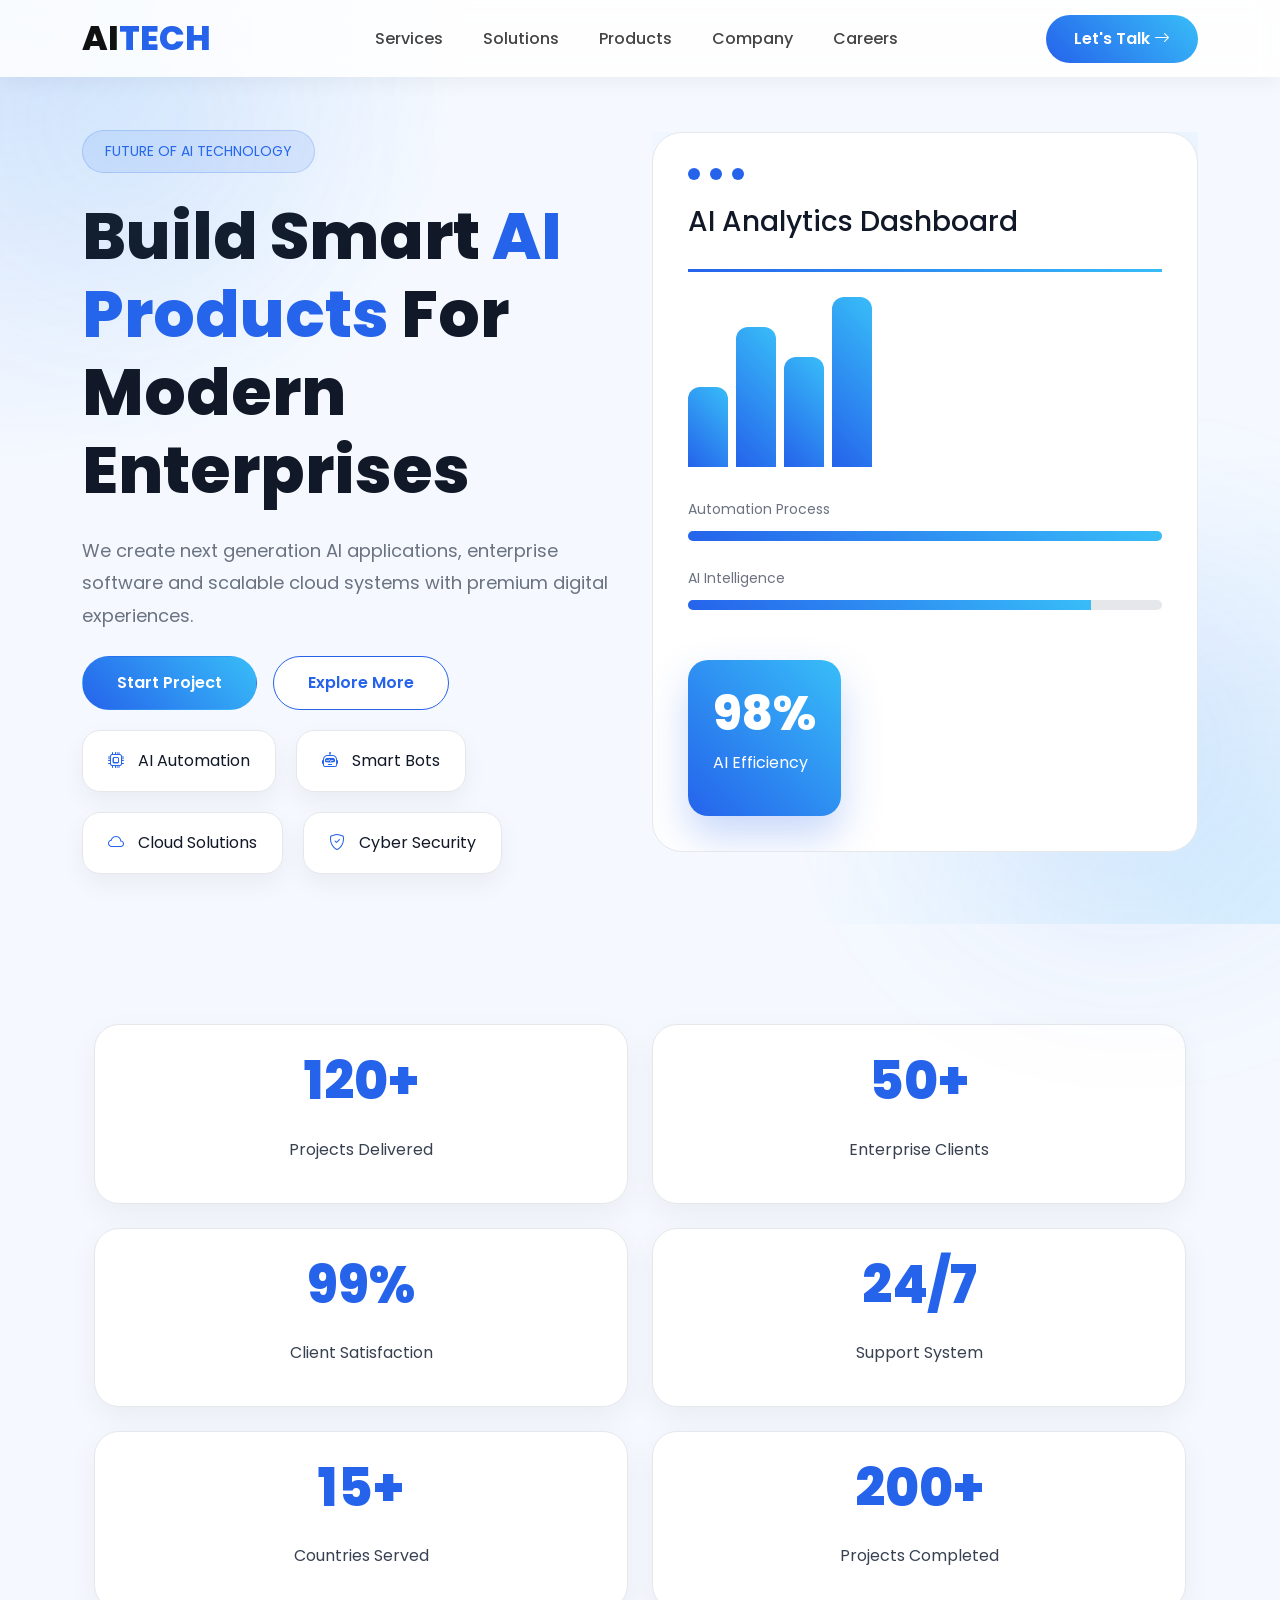
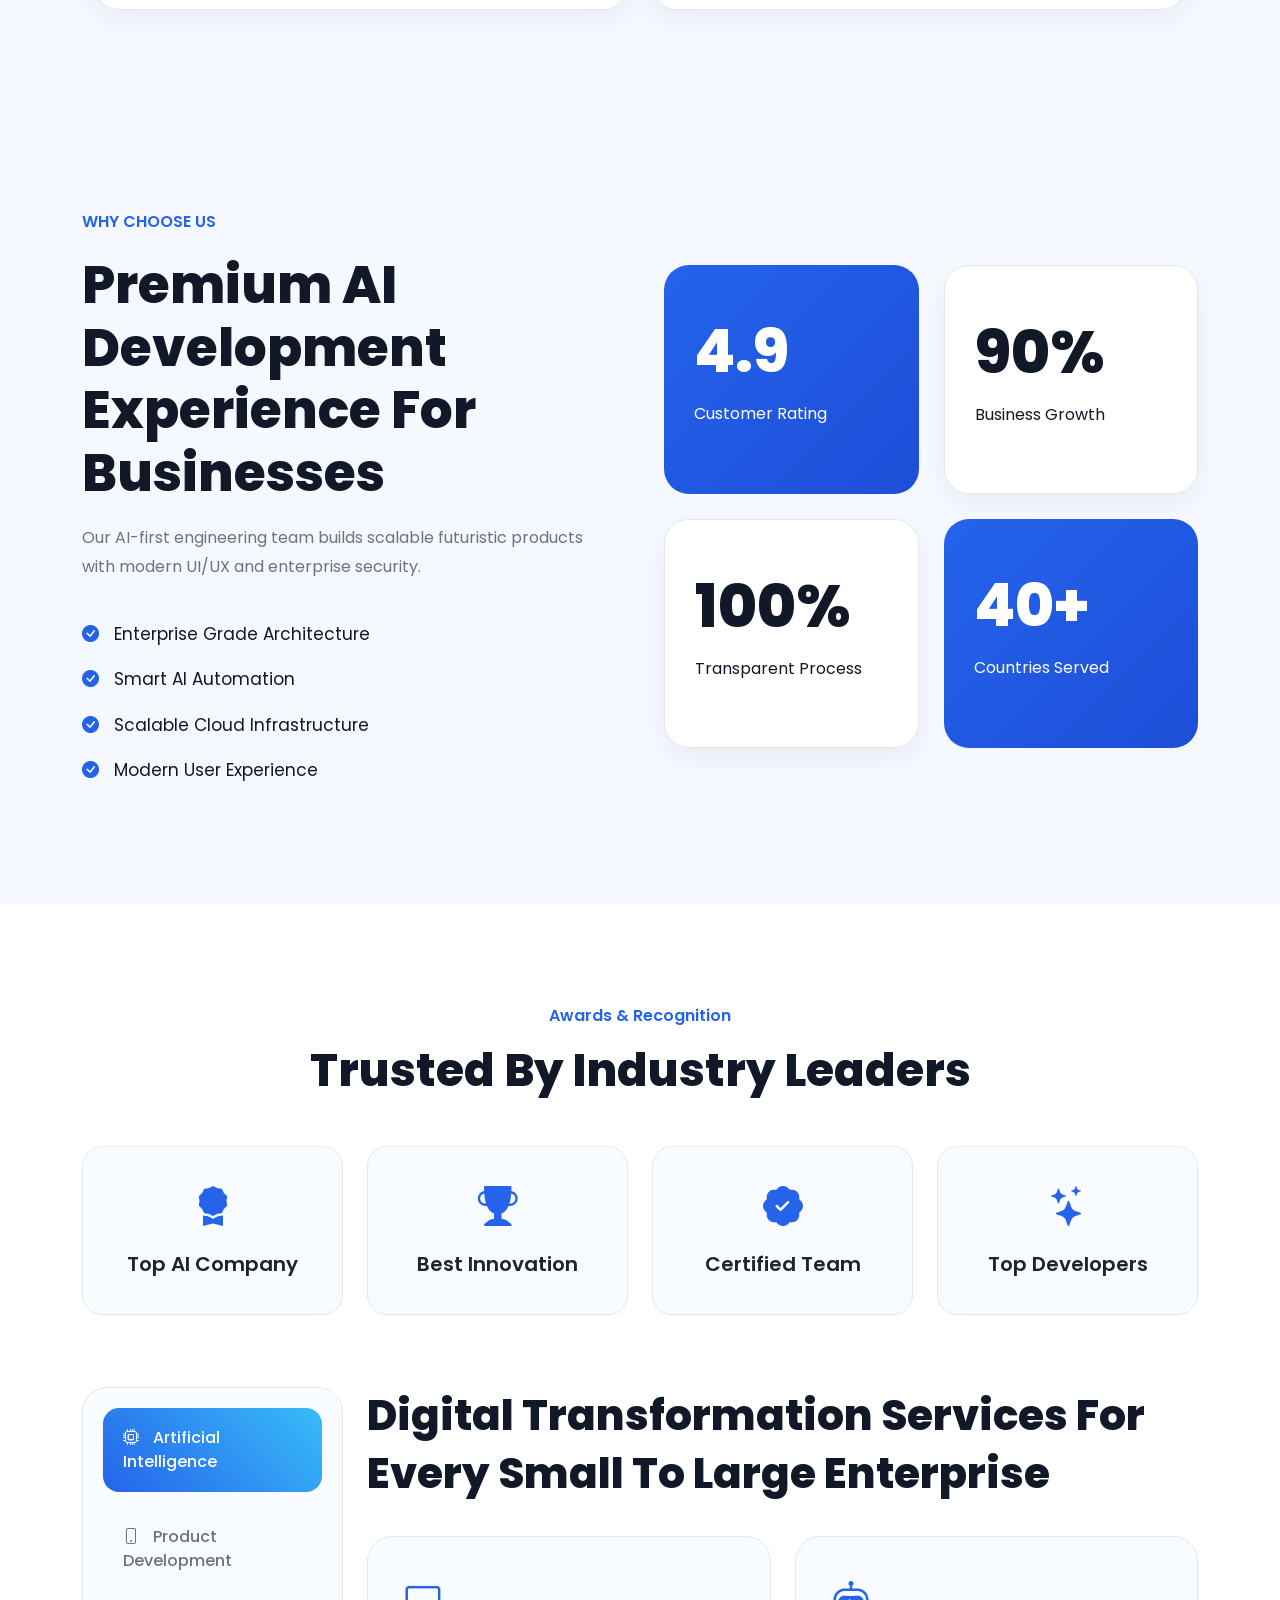
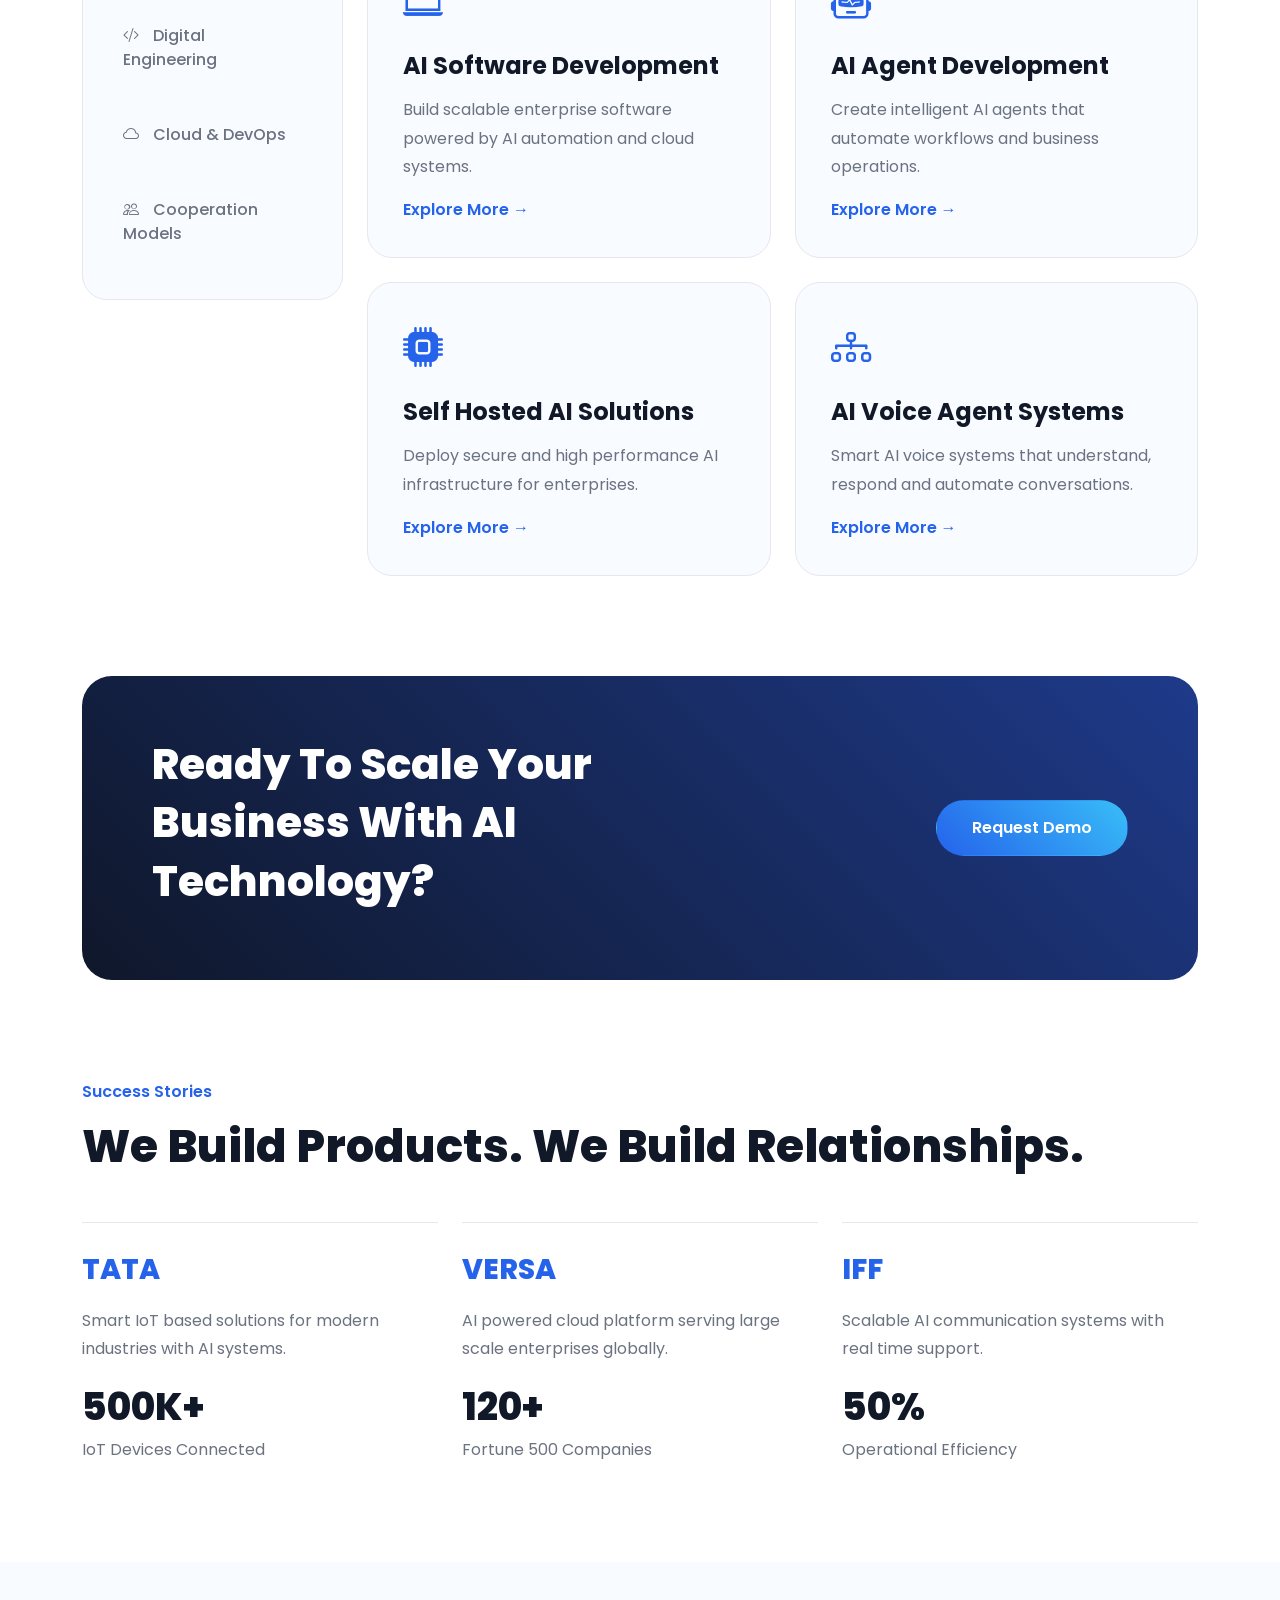
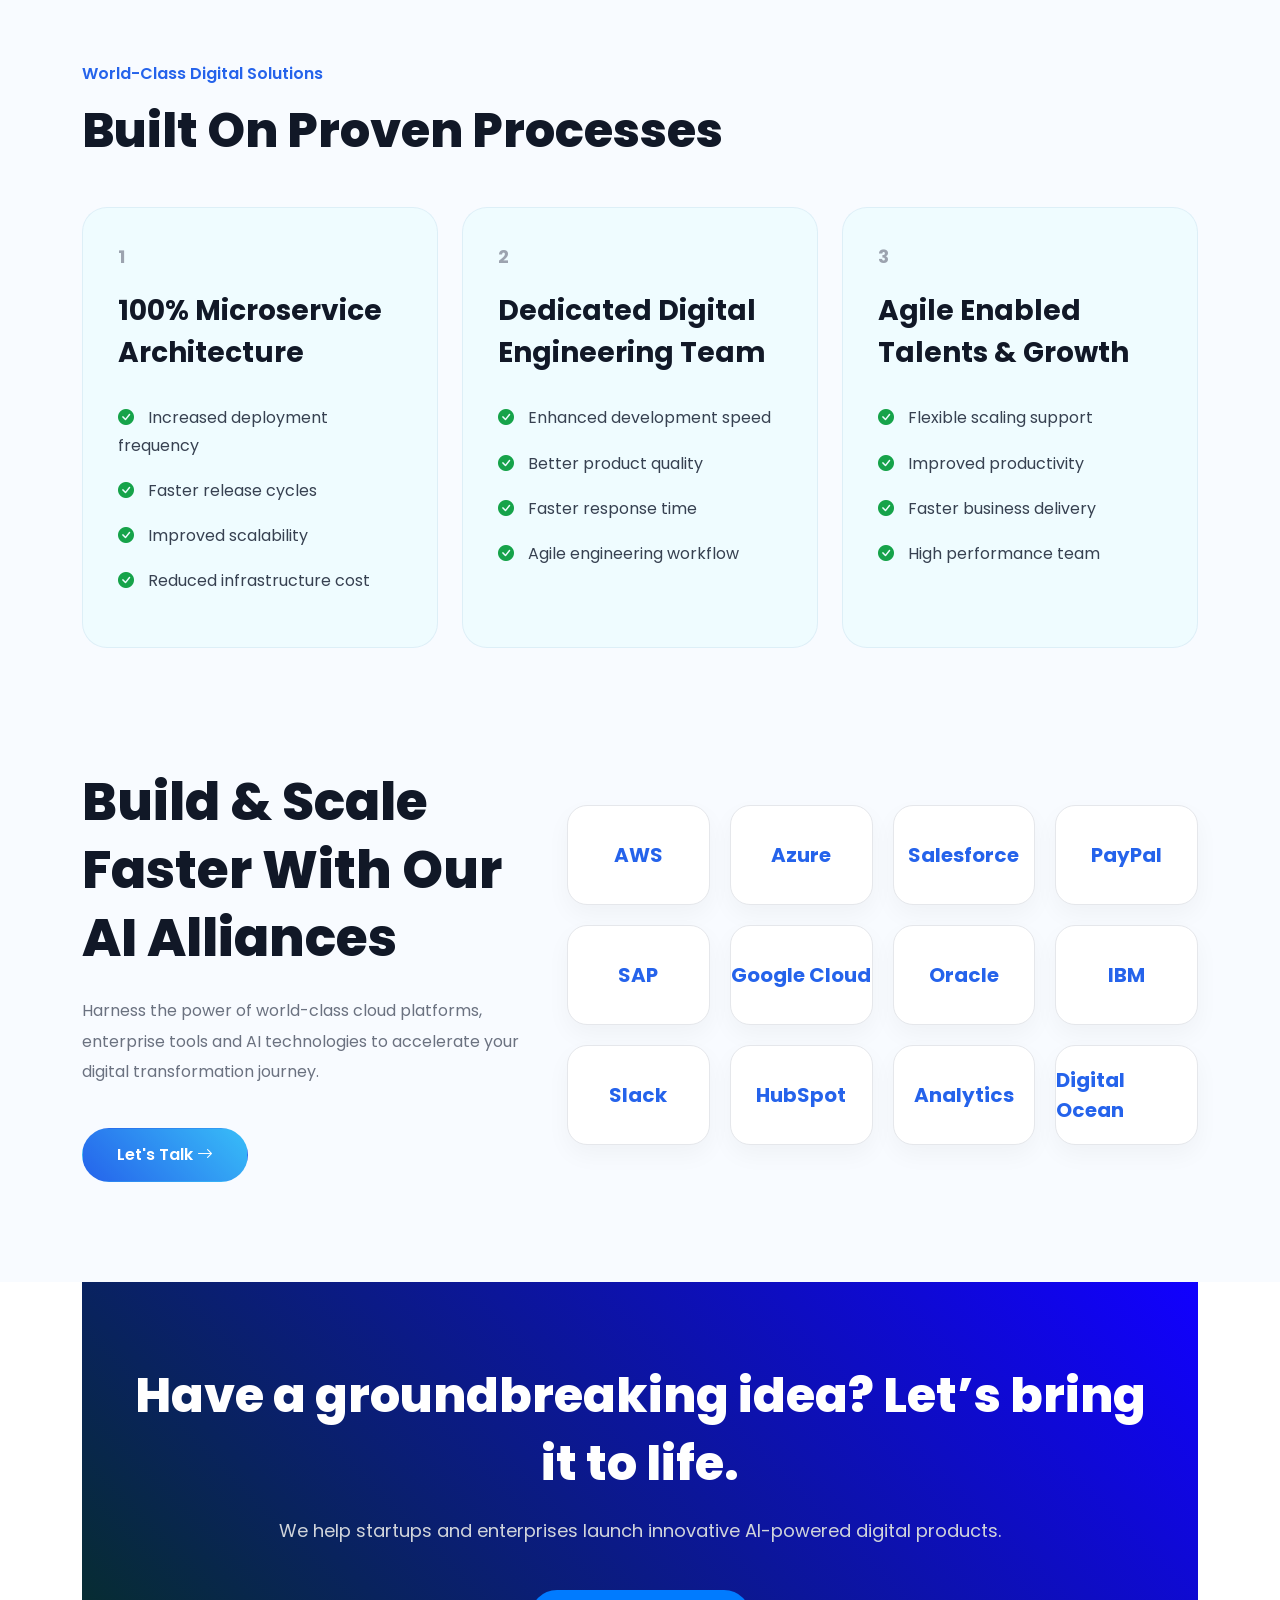
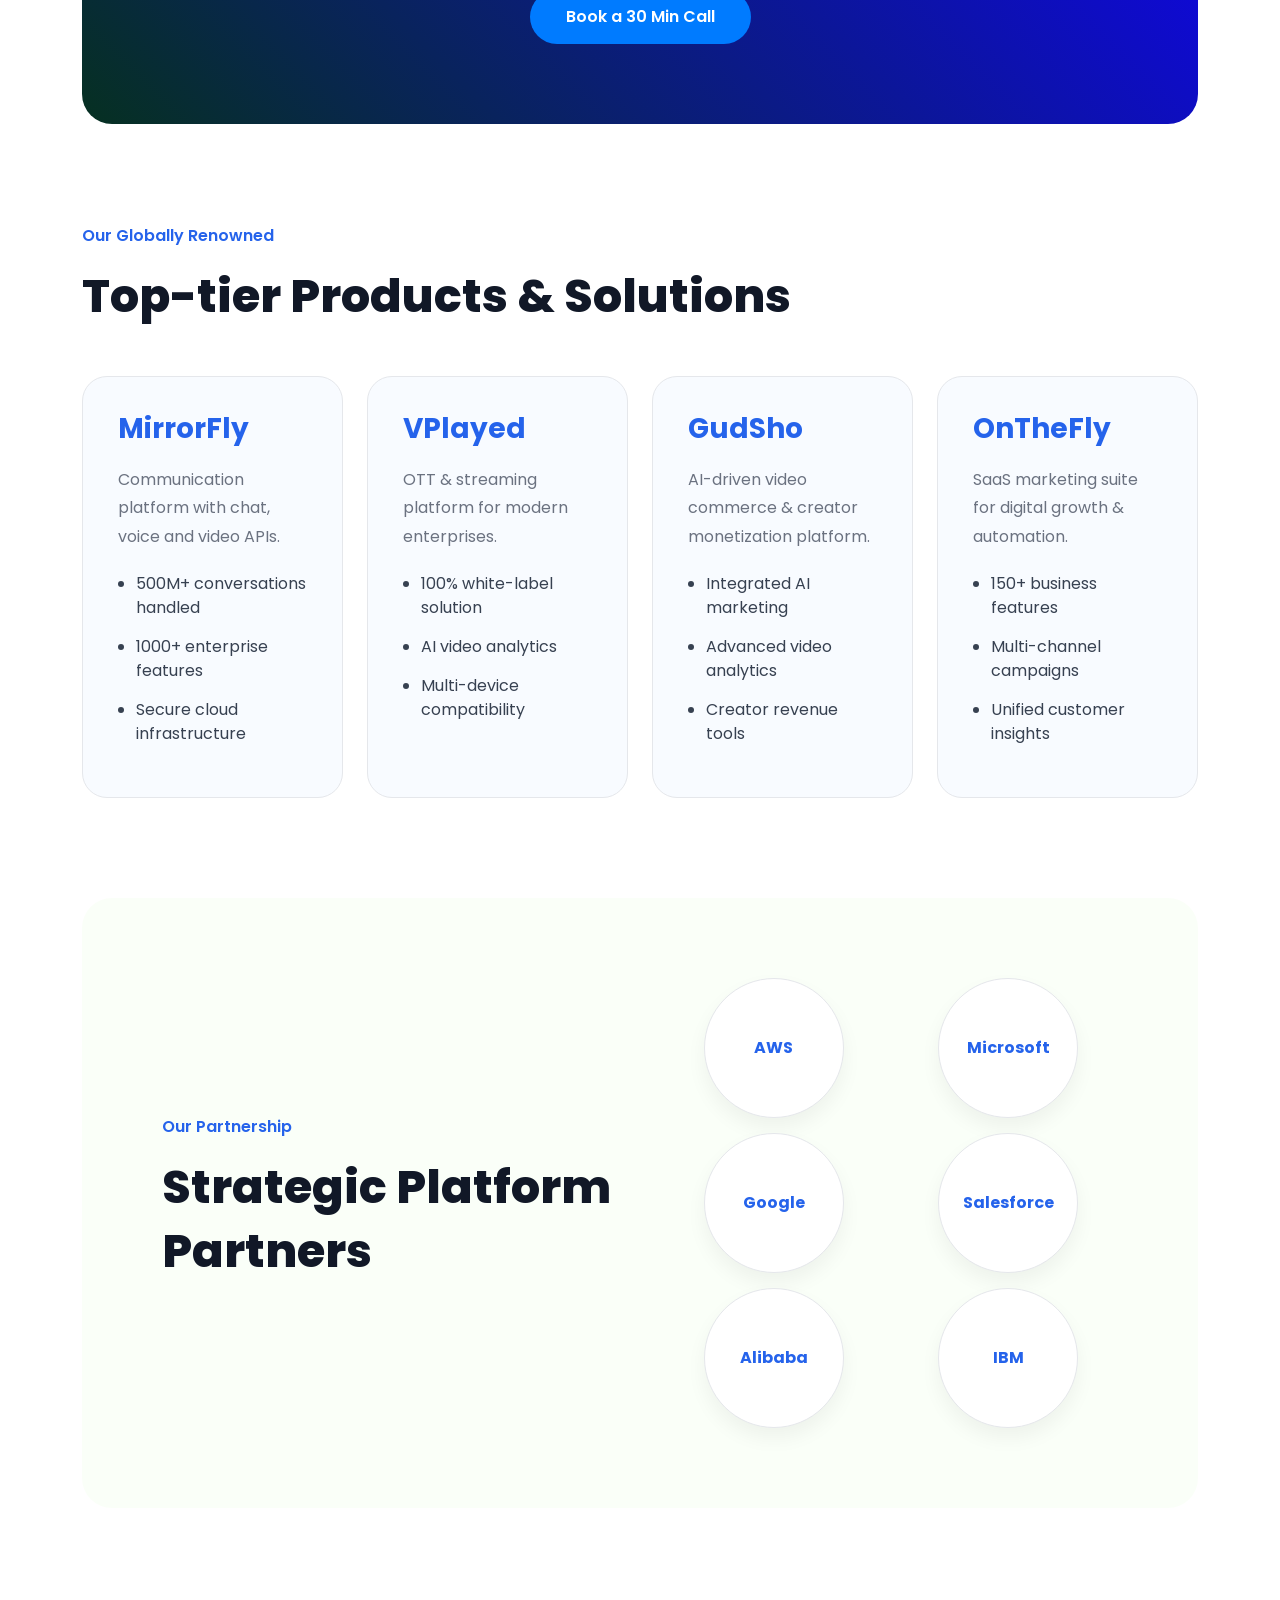
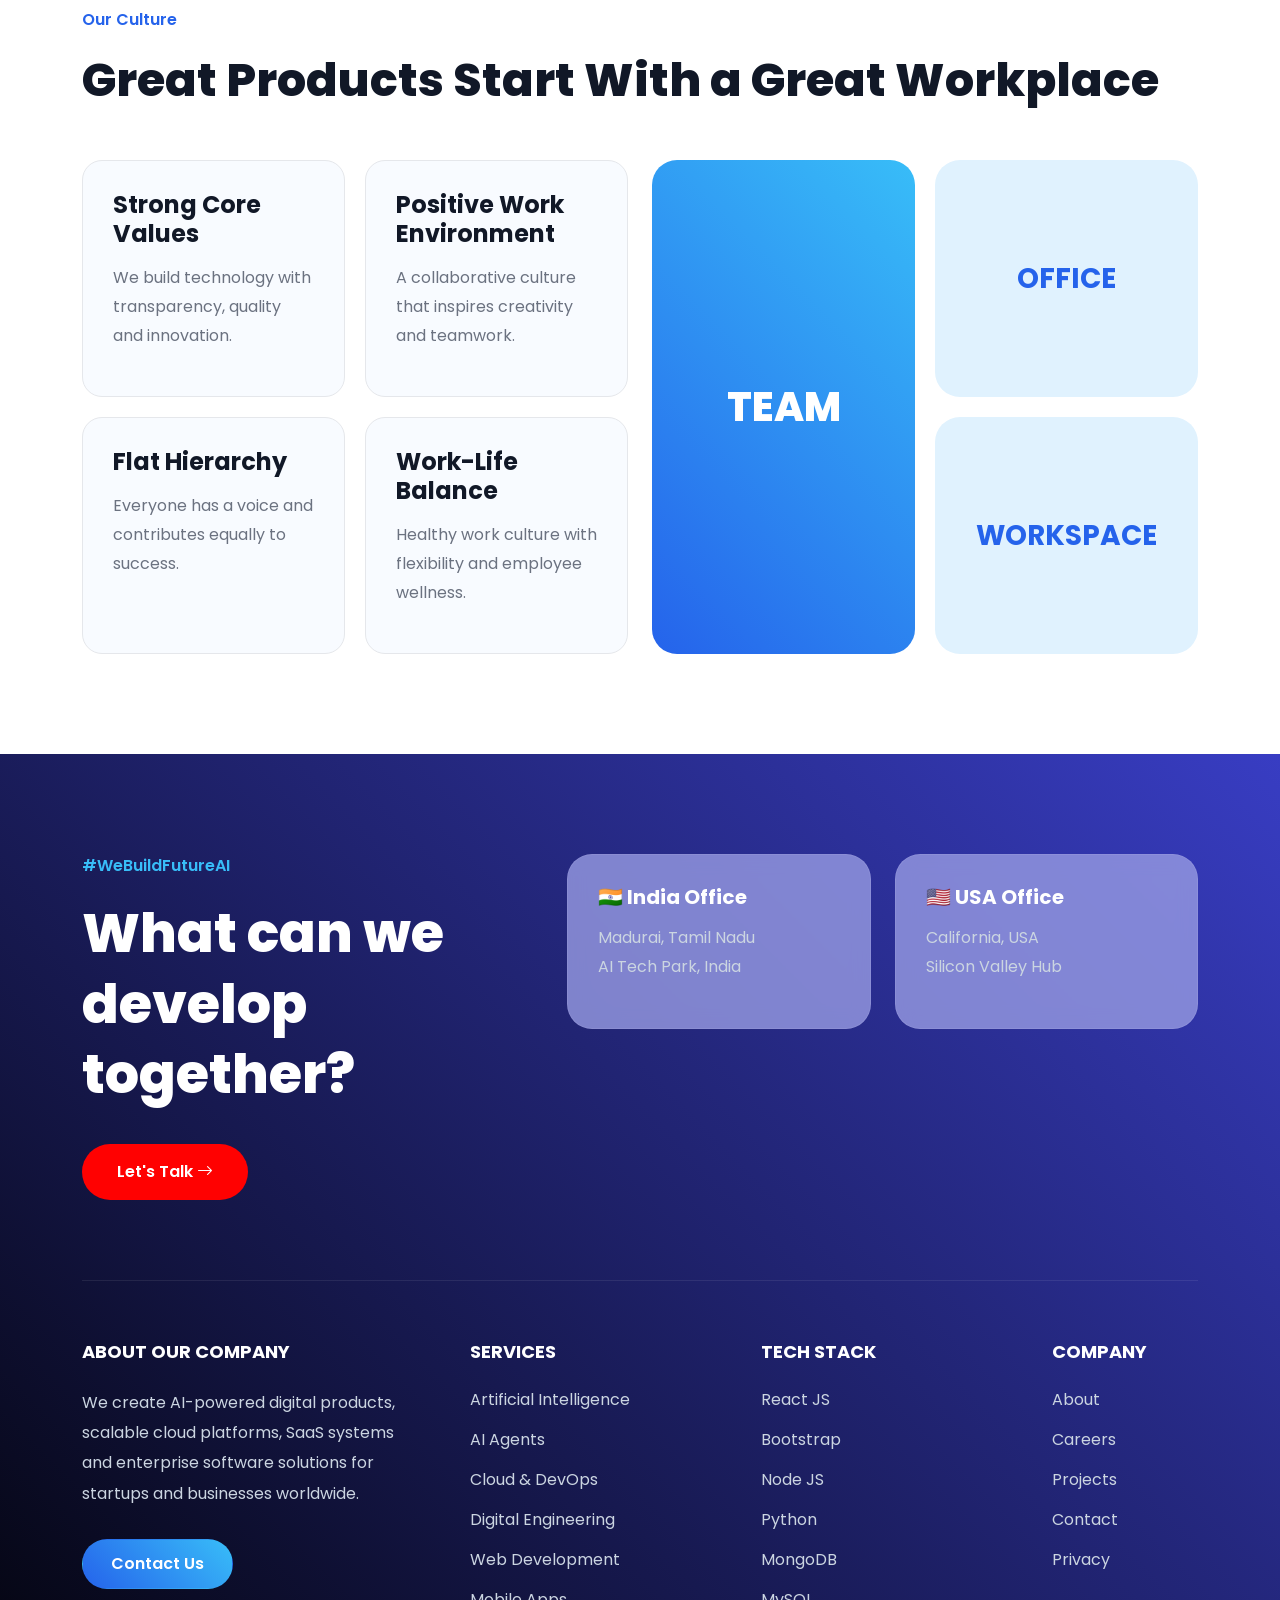
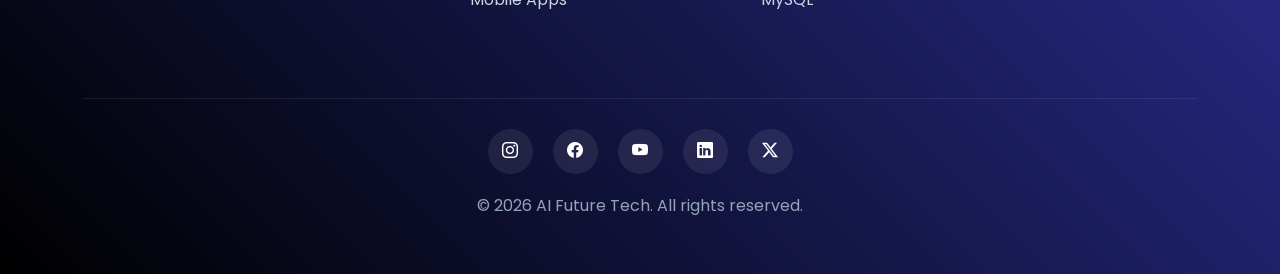
<file: index.html>
<!DOCTYPE html>
<html lang="en">

<head>
    <meta charset="UTF-8">
    <meta name="viewport" content="width=device-width, initial-scale=1.0">
    <title>AI TECH</title>

    <!-- BOOTSTRAP -->
    <link href="https://cdn.jsdelivr.net/npm/bootstrap@5.3.3/dist/css/bootstrap.min.css" rel="stylesheet">

    <!-- BOOTSTRAP ICON -->
    <link rel="stylesheet" href="https://cdn.jsdelivr.net/npm/bootstrap-icons@1.11.3/font/bootstrap-icons.min.css">

    <!-- EXTERNAL CSS -->
    <link rel="stylesheet" href="style.css">
</head>

<body>


    <!-- NAVBAR -->


    <nav class="navbar navbar-expand-lg fixed-top">
        <div class="container">

            <a class="navbar-brand logo" href="#">
                AI<span>TECH</span>
            </a>

            <button class="navbar-toggler shadow-none border-0" data-bs-toggle="collapse" data-bs-target="#navbar">
                <span class="navbar-toggler-icon"></span>
            </button>

            <div class="collapse navbar-collapse" id="navbar">

                <ul class="navbar-nav mx-auto gap-lg-4 text-center mt-4 mt-lg-0">

                    <li class="nav-item">
                        <a class="nav-link" href="#">Services</a>
                    </li>

                    <li class="nav-item">
                        <a class="nav-link" href="#">Solutions</a>
                    </li>

                    <li class="nav-item">
                        <a class="nav-link" href="#">Products</a>
                    </li>

                    <li class="nav-item">
                        <a class="nav-link" href="#">Company</a>
                    </li>

                    <li class="nav-item">
                        <a class="nav-link" href="#">Careers</a>
                    </li>

                </ul>

                <a href="#" class="btn nav-btn">
                    Let's Talk
                    <i class="bi bi-arrow-right"></i>
                </a>

            </div>

        </div>
    </nav>



    <!-- HERO SECTION -->


    <section class="hero-section">

        <div class="glow glow1"></div>
        <div class="glow glow2"></div>

        <div class="container">

            <div class="row align-items-center">

                <!-- LEFT -->

                <div class="col-lg-6">

                    <div class="hero-text">

                        <span class="hero-badge">
                            FUTURE OF AI TECHNOLOGY
                        </span>

                        <h1>
                            Build Smart <span>AI Products</span>
                            For Modern Enterprises
                        </h1>

                        <p>
                            We create next generation AI applications,
                            enterprise software and scalable cloud systems
                            with premium digital experiences.
                        </p>

                        <div class="d-flex flex-wrap gap-3 mt-4">

                            <a href="#" class="btn hero-btn1">
                                Start Project
                            </a>

                            <a href="#" class="btn hero-btn2">
                                Explore More
                            </a>

                        </div>


                        <!-- FEATURE CARDS -->


                        <div class="feature-wrapper">

                            <div class="feature-card">
                                <i class="bi bi-cpu"></i>
                                AI Automation
                            </div>

                            <div class="feature-card">
                                <i class="bi bi-robot"></i>
                                Smart Bots
                            </div>

                            <div class="feature-card">
                                <i class="bi bi-cloud"></i>
                                Cloud Solutions
                            </div>

                            <div class="feature-card">
                                <i class="bi bi-shield-check"></i>
                                Cyber Security
                            </div>

                        </div>

                    </div>

                </div>



                <!-- RIGHT -->


                <div class="col-lg-6 mt-5 mt-lg-0">

                    <div class="hero-image">

                        <div class="circle-bg"></div>

                        <div class="dashboard-card">

                            <div class="top-dots">
                                <span></span>
                                <span></span>
                                <span></span>
                            </div>

                            <h3>AI Analytics Dashboard</h3>

                            <div class="chart-box">

                                <div class="chart-line"></div>

                                <div class="chart-bars">

                                    <div class="bar bar1"></div>
                                    <div class="bar bar2"></div>
                                    <div class="bar bar3"></div>
                                    <div class="bar bar4"></div>

                                </div>

                            </div>

                            <div class="progress-area">

                                <small>Automation Process</small>

                                <div class="progress">
                                    <div class="progress-bar w-100"></div>
                                </div>

                            </div>

                            <div class="progress-area">

                                <small>AI Intelligence</small>

                                <div class="progress">
                                    <div class="progress-bar progress2"></div>
                                </div>

                            </div>
                            <!-- FLOATING BOX -->


                            <div class="floating-card">

                                <h2>98%</h2>

                                <p>AI Efficiency</p>

                            </div>

                        </div>


                    </div>

                </div>

            </div>

        </div>

    </section>



    <!-- STATS SECTION -->


    <section class="stats-section">

        <div class="container">

            <div class="row mx-0 g-4">

                <div class="col-md-6 col-8">

                    <div class="stats-card">

                        <h2>120+</h2>
                        <p>Projects Delivered</p>

                    </div>

                </div>

                <div class="col-md-6 col-8">

                    <div class="stats-card">

                        <h2>50+</h2>
                        <p>Enterprise Clients</p>

                    </div>

                </div>

                <div class="col-md-6 col-8 ">

                    <div class="stats-card">

                        <h2>99%</h2>
                        <p>Client Satisfaction</p>

                    </div>

                </div>

                <div class="col-md-6 col-8 ">

                    <div class="stats-card">

                        <h2>24/7</h2>
                        <p>Support System</p>

                    </div>

                </div>
                <div class="col-md-6 col-8 ">

                    <div class="stats-card">

                        <h2>15+</h2>
                        <p>Countries Served</p>

                    </div>

                </div>
                <div class="col-md-6 col-8">

                    <div class="stats-card">

                        <h2>200+</h2>
                        <p>Projects Completed</p>

                    </div>

                </div>

            </div>

        </div>

    </section>



    <!-- WHY SECTION -->


    <section class="why-section">

        <div class="container">

            <div class="row align-items-center g-5">

                <!-- LEFT -->

                <div class="col-lg-6">

                    <div class="why-left">

                        <span class="section-tag">
                            WHY CHOOSE US
                        </span>

                        <h2>
                            Premium AI Development
                            Experience For Businesses
                        </h2>

                        <p>
                            Our AI-first engineering team builds scalable
                            futuristic products with modern UI/UX and enterprise security.
                        </p>

                        <div class="why-list">

                            <div>
                                <i class="bi bi-check-circle-fill"></i>
                                Enterprise Grade Architecture
                            </div>

                            <div>
                                <i class="bi bi-check-circle-fill"></i>
                                Smart AI Automation
                            </div>

                            <div>
                                <i class="bi bi-check-circle-fill"></i>
                                Scalable Cloud Infrastructure
                            </div>

                            <div>
                                <i class="bi bi-check-circle-fill"></i>
                                Modern User Experience
                            </div>

                        </div>

                    </div>

                </div>



                <!-- RIGHT -->


                <div class="col-lg-6">

                    <div class="right-grid">

                        <div class="grid-card dark-card">

                            <h1>4.9</h1>
                            <p>Customer Rating</p>

                        </div>

                        <div class="grid-card light-card">

                            <h1>90%</h1>
                            <p>Business Growth</p>

                        </div>

                        <div class="grid-card light-card">

                            <h1>100%</h1>
                            <p>Transparent Process</p>

                        </div>

                        <div class="grid-card dark-card">

                            <h1>40+</h1>
                            <p>Countries Served</p>

                        </div>

                    </div>

                </div>

            </div>

        </div>

    </section>
    <!-- SERVICES SECTION -->

    <section class="services-section">

        <div class="container">

            <!-- TOP AWARDS -->

            <div class="awards-wrapper text-center">

                <p class="award-small">
                    Awards & Recognition
                </p>

                <h2 class="award-title">
                    Trusted By Industry Leaders
                </h2>

                <div class="row justify-content-center g-4 mt-4">

                    <div class="col-6 col-md-3">
                        <div class="award-card">
                            <i class="bi bi-award-fill"></i>
                            <h5>Top AI Company</h5>
                        </div>
                    </div>

                    <div class="col-6 col-md-3">
                        <div class="award-card">
                            <i class="bi bi-trophy-fill"></i>
                            <h5>Best Innovation</h5>
                        </div>
                    </div>

                    <div class="col-6 col-md-3">
                        <div class="award-card">
                            <i class="bi bi-patch-check-fill"></i>
                            <h5>Certified Team</h5>
                        </div>
                    </div>

                    <div class="col-6 col-md-3">
                        <div class="award-card">
                            <i class="bi bi-stars"></i>
                            <h5>Top Developers</h5>
                        </div>
                    </div>

                </div>

            </div>



            <!-- MAIN SERVICES -->

            <div class="row align-items-start mt-5 g-4">

                <!-- LEFT MENU -->

                <div class="col-lg-3">

                    <div class="service-menu">

                        <div class="menu-item active-menu">
                            <i class="bi bi-cpu"></i>
                            Artificial Intelligence
                        </div>

                        <div class="menu-item">
                            <i class="bi bi-phone"></i>
                            Product Development
                        </div>

                        <div class="menu-item">
                            <i class="bi bi-code-slash"></i>
                            Digital Engineering
                        </div>

                        <div class="menu-item">
                            <i class="bi bi-cloud"></i>
                            Cloud & DevOps
                        </div>

                        <div class="menu-item">
                            <i class="bi bi-people"></i>
                            Cooperation Models
                        </div>

                    </div>

                </div>



                <!-- RIGHT CARDS -->

                <div class="col-lg-9">

                    <h2 class="service-title">
                        Digital Transformation Services For
                        Every Small To Large Enterprise
                    </h2>

                    <div class="row g-4 mt-2">

                        <div class="col-md-6">

                            <div class="service-card">

                                <i class="bi bi-laptop service-icon"></i>

                                <h4>AI Software Development</h4>

                                <p>
                                    Build scalable enterprise software powered
                                    by AI automation and cloud systems.
                                </p>

                                <a href="#">
                                    Explore More →
                                </a>

                            </div>

                        </div>

                        <div class="col-md-6">

                            <div class="service-card">

                                <i class="bi bi-robot service-icon"></i>

                                <h4>AI Agent Development</h4>

                                <p>
                                    Create intelligent AI agents that automate
                                    workflows and business operations.
                                </p>

                                <a href="#">
                                    Explore More →
                                </a>

                            </div>

                        </div>

                        <div class="col-md-6">

                            <div class="service-card">

                                <i class="bi bi-cpu-fill service-icon"></i>

                                <h4>Self Hosted AI Solutions</h4>

                                <p>
                                    Deploy secure and high performance
                                    AI infrastructure for enterprises.
                                </p>

                                <a href="#">
                                    Explore More →
                                </a>

                            </div>

                        </div>

                        <div class="col-md-6">

                            <div class="service-card">

                                <i class="bi bi-diagram-3 service-icon"></i>

                                <h4>AI Voice Agent Systems</h4>

                                <p>
                                    Smart AI voice systems that understand,
                                    respond and automate conversations.
                                </p>

                                <a href="#">
                                    Explore More →
                                </a>

                            </div>

                        </div>

                    </div>

                </div>

            </div>



            <!-- CTA SECTION -->

            <div class="cta-box">

                <div class="row align-items-center">

                    <div class="col-lg-8">

                        <h2>
                            Ready To Scale Your Business
                            With AI Technology?
                        </h2>

                    </div>

                    <div class="col-lg-4 text-lg-end mt-4 mt-lg-0">

                        <a href="#" class="btn cta-btn">
                            Request Demo
                        </a>

                    </div>

                </div>

            </div>



            <!-- SUCCESS STORIES -->

            <div class="success-wrapper">

                <p class="success-small">
                    Success Stories
                </p>

                <h2 class="success-title">
                    We Build Products. We Build Relationships.
                </h2>

                <div class="row g-4 mt-4">

                    <div class="col-md-4">

                        <div class="success-card">

                            <h3>TATA</h3>

                            <p>
                                Smart IoT based solutions for modern industries
                                with AI systems.
                            </p>

                            <h4>500K+</h4>

                            <span>IoT Devices Connected</span>

                        </div>

                    </div>

                    <div class="col-md-4">

                        <div class="success-card">

                            <h3>VERSA</h3>

                            <p>
                                AI powered cloud platform serving
                                large scale enterprises globally.
                            </p>

                            <h4>120+</h4>

                            <span>Fortune 500 Companies</span>

                        </div>

                    </div>

                    <div class="col-md-4">

                        <div class="success-card">

                            <h3>IFF</h3>

                            <p>
                                Scalable AI communication systems
                                with real time support.
                            </p>

                            <h4>50%</h4>

                            <span>Operational Efficiency</span>

                        </div>

                    </div>

                </div>

            </div>

        </div>

    </section>
    <!-- PROCESS SECTION -->

    <section class="process-section">

        <div class="container">

            <!-- TOP TITLE -->

            <div class="process-heading">

                <p class="process-small">
                    World-Class Digital Solutions
                </p>

                <h2 class="process-title">
                    Built On Proven Processes
                </h2>

            </div>



            <!-- PROCESS CARDS -->

            <div class="row g-4 mt-4">

                <!-- CARD 1 -->

                <div class="col-lg-4">

                    <div class="process-card">

                        <span class="process-number">1</span>

                        <h3>
                            100% Microservice Architecture
                        </h3>

                        <div class="process-list">

                            <div>
                                <i class="bi bi-check-circle-fill"></i>
                                Increased deployment frequency
                            </div>

                            <div>
                                <i class="bi bi-check-circle-fill"></i>
                                Faster release cycles
                            </div>

                            <div>
                                <i class="bi bi-check-circle-fill"></i>
                                Improved scalability
                            </div>

                            <div>
                                <i class="bi bi-check-circle-fill"></i>
                                Reduced infrastructure cost
                            </div>

                        </div>

                    </div>

                </div>



                <!-- CARD 2 -->

                <div class="col-lg-4">

                    <div class="process-card">

                        <span class="process-number">2</span>

                        <h3>
                            Dedicated Digital Engineering Team
                        </h3>

                        <div class="process-list">

                            <div>
                                <i class="bi bi-check-circle-fill"></i>
                                Enhanced development speed
                            </div>

                            <div>
                                <i class="bi bi-check-circle-fill"></i>
                                Better product quality
                            </div>

                            <div>
                                <i class="bi bi-check-circle-fill"></i>
                                Faster response time
                            </div>

                            <div>
                                <i class="bi bi-check-circle-fill"></i>
                                Agile engineering workflow
                            </div>

                        </div>

                    </div>

                </div>



                <!-- CARD 3 -->

                <div class="col-lg-4">

                    <div class="process-card">

                        <span class="process-number">3</span>

                        <h3>
                            Agile Enabled Talents & Growth
                        </h3>

                        <div class="process-list">

                            <div>
                                <i class="bi bi-check-circle-fill"></i>
                                Flexible scaling support
                            </div>

                            <div>
                                <i class="bi bi-check-circle-fill"></i>
                                Improved productivity
                            </div>

                            <div>
                                <i class="bi bi-check-circle-fill"></i>
                                Faster business delivery
                            </div>

                            <div>
                                <i class="bi bi-check-circle-fill"></i>
                                High performance team
                            </div>

                        </div>

                    </div>

                </div>

            </div>



            <!-- PLATFORM SECTION -->

            <div class="platform-section">

                <div class="row align-items-center g-5">

                    <!-- LEFT -->

                    <div class="col-lg-5">

                        <div class="platform-content">

                            <h2>
                                Build & Scale Faster
                                With Our AI Alliances
                            </h2>

                            <p>
                                Harness the power of world-class cloud platforms,
                                enterprise tools and AI technologies to accelerate
                                your digital transformation journey.
                            </p>

                            <a href="#" class="btn platform-btn">
                                Let's Talk
                                <i class="bi bi-arrow-right"></i>
                            </a>

                        </div>

                    </div>



                    <!-- RIGHT -->

                    <div class="col-lg-7">

                        <div class="logo-grid">

                            <div class="logo-box">AWS</div>
                            <div class="logo-box">Azure</div>
                            <div class="logo-box">Salesforce</div>
                            <div class="logo-box">PayPal</div>

                            <div class="logo-box">SAP</div>
                            <div class="logo-box">Google Cloud</div>
                            <div class="logo-box">Oracle</div>
                            <div class="logo-box">IBM</div>

                            <div class="logo-box">Slack</div>
                            <div class="logo-box">HubSpot</div>
                            <div class="logo-box">Analytics</div>
                            <div class="logo-box">Digital Ocean</div>

                        </div>

                    </div>

                </div>

            </div>

        </div>

    </section>
    <!-- FINAL SHOWCASE SECTION -->

    <section class="showcase-section">

        <div class="container">

            <!-- CTA BANNER -->

            <div class="idea-banner text-center">

                <h2 class="d-flex flex-column">
                    <span>Have a groundbreaking idea? Let’s bring</span>
                    <span>it to life.</span>
                </h2>

                <p>
                    We help startups and enterprises launch innovative
                    AI-powered digital products.
                </p>

                <a href="#" class="btn idea-btn">
                    Book a 30 Min Call
                </a>

            </div>



            <!-- PRODUCTS SECTION -->

            <div class="products-section">

                <p class="section-small">
                    Our Globally Renowned
                </p>

                <h2 class="section-title">
                    Top-tier Products & Solutions
                </h2>

                <div class="row g-4 mt-4">

                    <!-- PRODUCT 1 -->

                    <div class="col-lg-3 col-md-6">

                        <div class="product-card">

                            <h4>MirrorFly</h4>

                            <p>
                                Communication platform with chat,
                                voice and video APIs.
                            </p>

                            <ul>
                                <li>500M+ conversations handled</li>
                                <li>1000+ enterprise features</li>
                                <li>Secure cloud infrastructure</li>
                            </ul>

                        </div>

                    </div>



                    <!-- PRODUCT 2 -->

                    <div class="col-lg-3 col-md-6">

                        <div class="product-card">

                            <h4>VPlayed</h4>

                            <p>
                                OTT & streaming platform
                                for modern enterprises.
                            </p>

                            <ul>
                                <li>100% white-label solution</li>
                                <li>AI video analytics</li>
                                <li>Multi-device compatibility</li>
                            </ul>

                        </div>

                    </div>



                    <!-- PRODUCT 3 -->

                    <div class="col-lg-3 col-md-6">

                        <div class="product-card">

                            <h4>GudSho</h4>

                            <p>
                                AI-driven video commerce
                                & creator monetization platform.
                            </p>

                            <ul>
                                <li>Integrated AI marketing</li>
                                <li>Advanced video analytics</li>
                                <li>Creator revenue tools</li>
                            </ul>

                        </div>

                    </div>



                    <!-- PRODUCT 4 -->

                    <div class="col-lg-3 col-md-6">

                        <div class="product-card">

                            <h4>OnTheFly</h4>

                            <p>
                                SaaS marketing suite for
                                digital growth & automation.
                            </p>

                            <ul>
                                <li>150+ business features</li>
                                <li>Multi-channel campaigns</li>
                                <li>Unified customer insights</li>
                            </ul>

                        </div>

                    </div>

                </div>

            </div>



            <!-- PARTNER SECTION -->

            <div class="partner-section">

                <div class="row align-items-center g-5">

                    <!-- LEFT -->

                    <div class="col-lg-6">

                        <p class="section-small">
                            Our Partnership
                        </p>

                        <h2 class="section-title">
                            Strategic Platform Partners
                        </h2>

                    </div>



                    <!-- RIGHT -->

                    <div class="col-lg-6">

                        <div class="partner-grid">

                            <div class="partner-logo">AWS</div>
                            <div class="partner-logo">Microsoft</div>
                            <div class="partner-logo">Google</div>

                            <div class="partner-logo">Salesforce</div>
                            <div class="partner-logo">Alibaba</div>
                            <div class="partner-logo">IBM</div>

                        </div>

                    </div>

                </div>

            </div>



            <!-- CULTURE SECTION -->

            <div class="culture-section">

                <p class="section-small">
                    Our Culture
                </p>

                <h2 class="section-title">
                    Great Products Start With
                    a Great Workplace
                </h2>

                <div class="row g-4 mt-4">

                    <!-- LEFT -->

                    <div class="col-lg-6">

                        <div class="culture-grid">

                            <div class="culture-box">

                                <h4>Strong Core Values</h4>

                                <p>
                                    We build technology with transparency,
                                    quality and innovation.
                                </p>

                            </div>

                            <div class="culture-box">

                                <h4>Positive Work Environment</h4>

                                <p>
                                    A collaborative culture that inspires
                                    creativity and teamwork.
                                </p>

                            </div>

                            <div class="culture-box">

                                <h4>Flat Hierarchy</h4>

                                <p>
                                    Everyone has a voice and contributes
                                    equally to success.
                                </p>

                            </div>

                            <div class="culture-box">

                                <h4>Work-Life Balance</h4>

                                <p>
                                    Healthy work culture with flexibility
                                    and employee wellness.
                                </p>

                            </div>

                        </div>

                    </div>



                    <!-- RIGHT -->

                    <div class="col-lg-6">

                        <div class="image-layout">

                            <div class="big-image">
                                TEAM
                            </div>

                            <div class="small-images">

                                <div class="small-image">
                                    OFFICE
                                </div>

                                <div class="small-image">
                                    WORKSPACE
                                </div>

                            </div>

                        </div>

                    </div>

                </div>

            </div>

        </div>

    </section>
    <!-- FOOTER SECTION -->

    <footer class="footer-section">

        <div class="container">

            <!-- TOP AREA -->

            <div class="row g-5">

                <!-- LEFT -->

                <div class="col-lg-5">

                    <p class="footer-tag">
                        #WeBuildFutureAI
                    </p>

                    <h2 class="footer-title">
                        What can we develop
                        together?
                    </h2>

                    <a href="#" class="btn footer-btn">
                        Let's Talk
                        <i class="bi bi-arrow-right"></i>
                    </a>

                </div>



                <!-- RIGHT -->

                <div class="col-lg-7">

                    <div class="row g-4">

                        <div class="col-md-6">

                            <div class="location-card">

                                <h5>
                                    🇮🇳 India Office
                                </h5>

                                <p>
                                    Madurai, Tamil Nadu<br>
                                    AI Tech Park, India
                                </p>

                            </div>

                        </div>

                        <div class="col-md-6">

                            <div class="location-card">

                                <h5>
                                    🇺🇸 USA Office
                                </h5>

                                <p>
                                    California, USA<br>
                                    Silicon Valley Hub
                                </p>

                            </div>

                        </div>

                    </div>

                </div>

            </div>



            <!-- MIDDLE AREA -->

            <div class="footer-middle">

                <div class="row g-5">

                    <!-- ABOUT -->

                    <div class="col-lg-4">

                        <div class="footer-about">

                            <h4>ABOUT OUR COMPANY</h4>

                            <p>
                                We create AI-powered digital products,
                                scalable cloud platforms, SaaS systems
                                and enterprise software solutions for
                                startups and businesses worldwide.
                            </p>

                            <a href="#" class="btn contact-btn">
                                Contact Us
                            </a>

                        </div>

                    </div>



                    <!-- SERVICES -->

                    <div class="col-lg-3">

                        <div class="footer-links">

                            <h4>SERVICES</h4>

                            <a href="#">Artificial Intelligence</a>
                            <a href="#">AI Agents</a>
                            <a href="#">Cloud & DevOps</a>
                            <a href="#">Digital Engineering</a>
                            <a href="#">Web Development</a>
                            <a href="#">Mobile Apps</a>

                        </div>

                    </div>



                    <!-- TECHNOLOGIES -->

                    <div class="col-lg-3">

                        <div class="footer-links">

                            <h4>TECH STACK</h4>

                            <a href="#">React JS</a>
                            <a href="#">Bootstrap</a>
                            <a href="#">Node JS</a>
                            <a href="#">Python</a>
                            <a href="#">MongoDB</a>
                            <a href="#">MySQL</a>

                        </div>

                    </div>



                    <!-- COMPANY -->

                    <div class="col-lg-2">

                        <div class="footer-links">

                            <h4>COMPANY</h4>

                            <a href="#">About</a>
                            <a href="#">Careers</a>
                            <a href="#">Projects</a>
                            <a href="#">Contact</a>
                            <a href="#">Privacy</a>

                        </div>

                    </div>

                </div>

            </div>



            <!-- BOTTOM -->

            <div class="footer-bottom">

                <div class="social-icons">

                    <a href="#">
                        <i class="bi bi-instagram"></i>
                    </a>

                    <a href="#">
                        <i class="bi bi-facebook"></i>
                    </a>

                    <a href="#">
                        <i class="bi bi-youtube"></i>
                    </a>

                    <a href="#">
                        <i class="bi bi-linkedin"></i>
                    </a>

                    <a href="#">
                        <i class="bi bi-twitter-x"></i>
                    </a>

                </div>

                <p>
                    © 2026 AI Future Tech.
                    All rights reserved.
                </p>

            </div>

        </div>

    </footer>
    <script src="https://cdn.jsdelivr.net/npm/bootstrap@5.3.3/dist/js/bootstrap.bundle.min.js"></script>

</body>

</html>
</file>
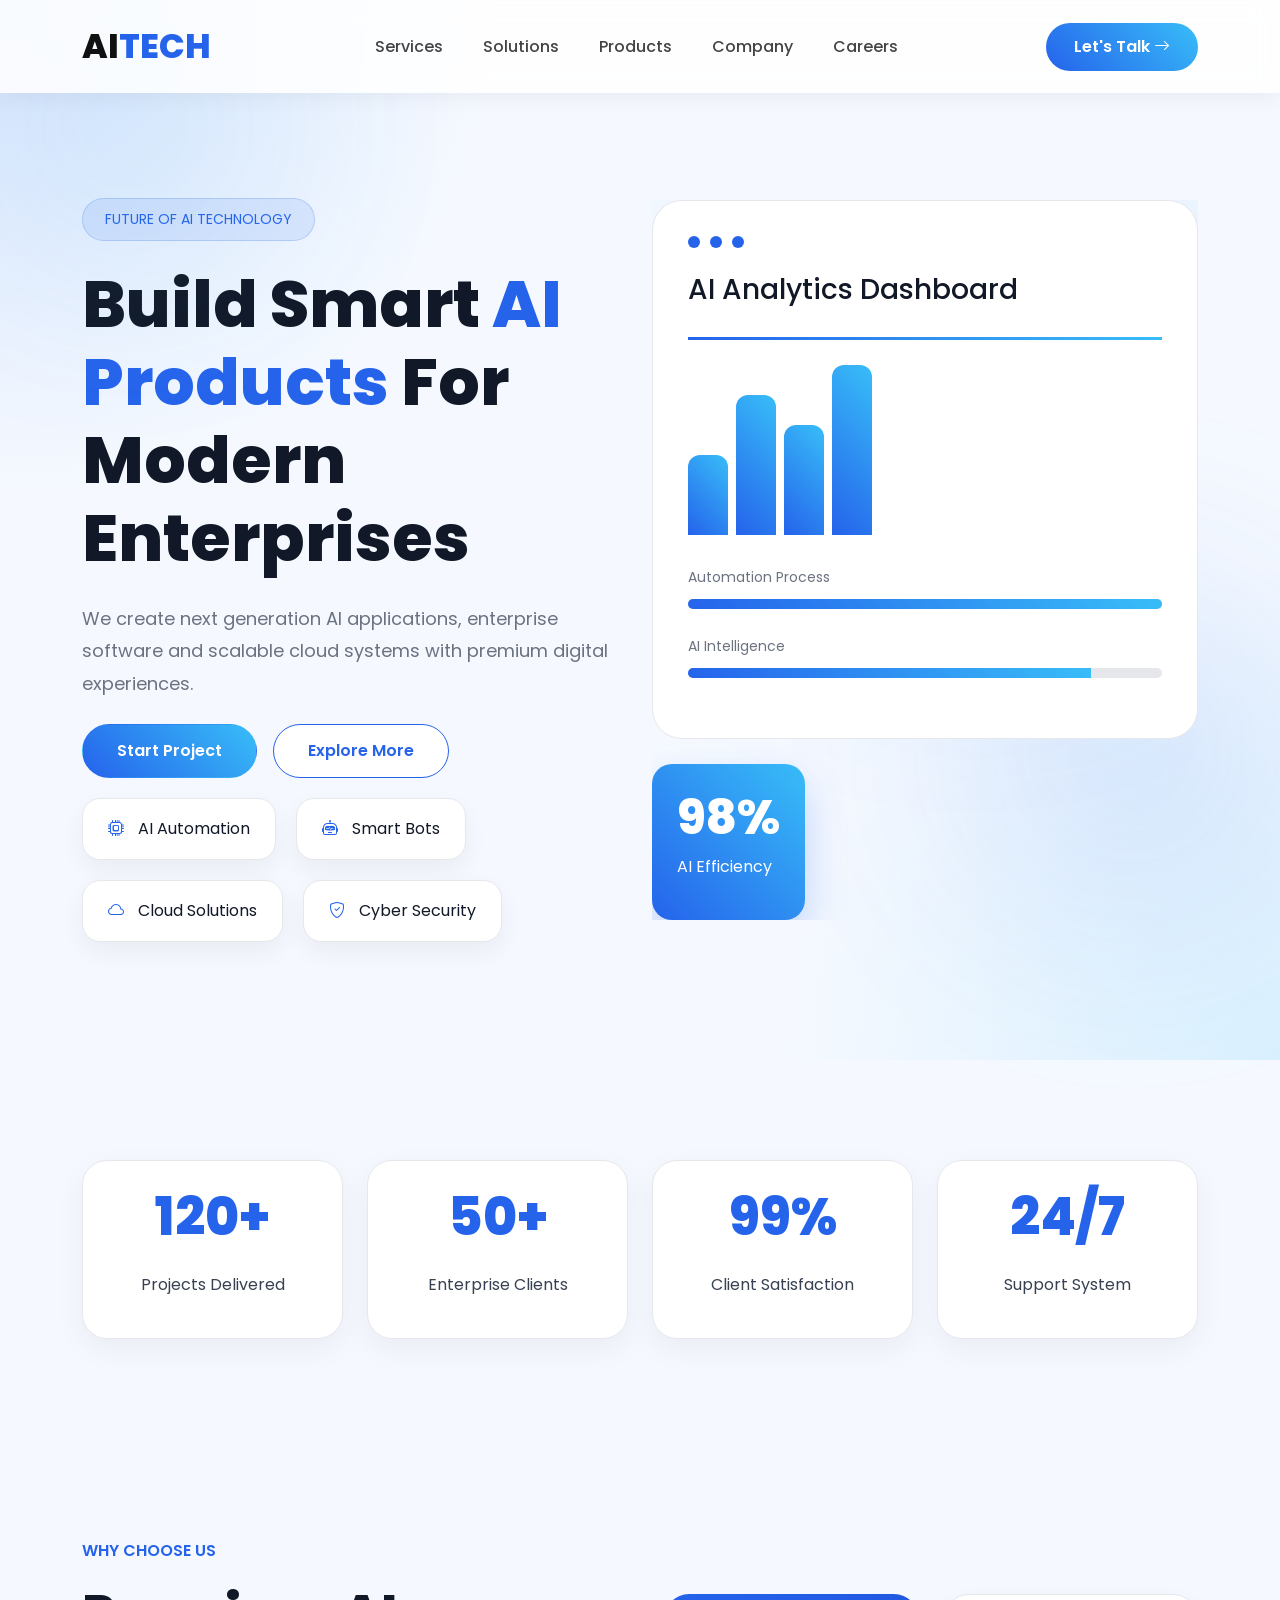
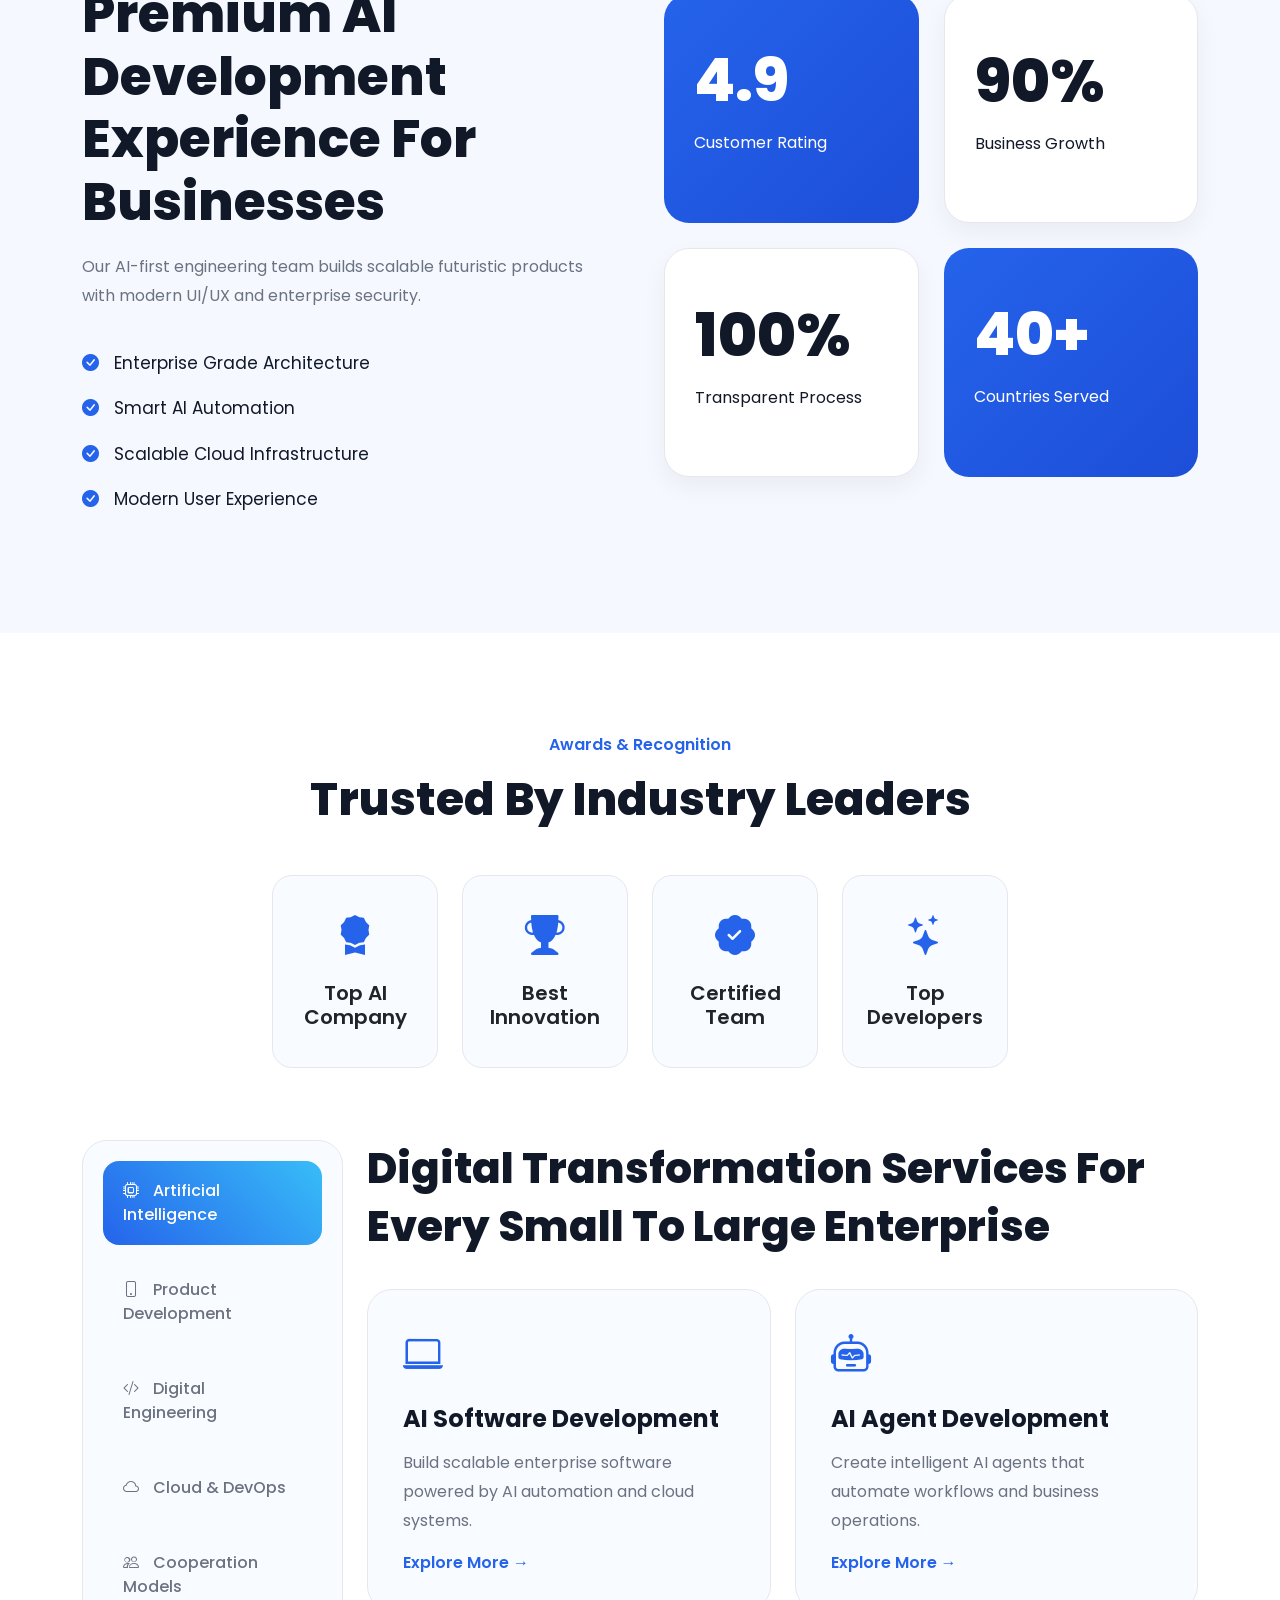
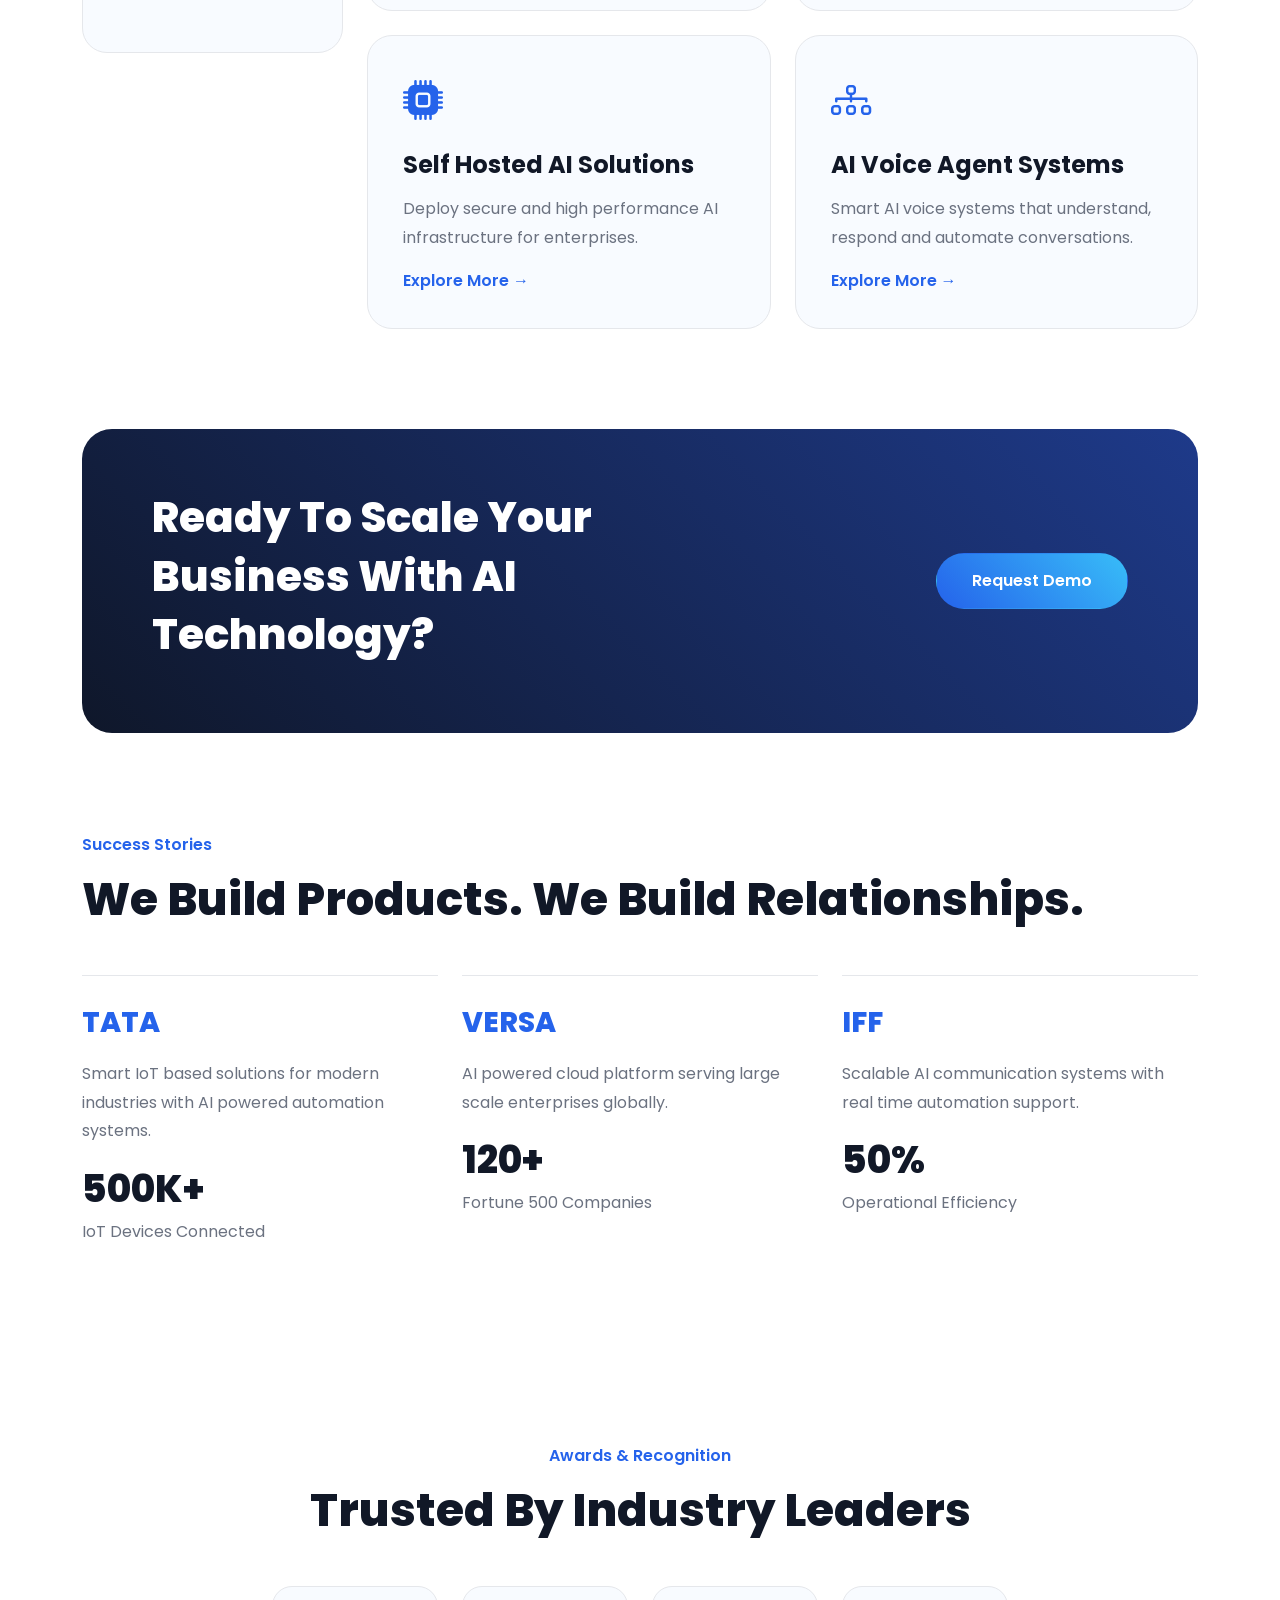
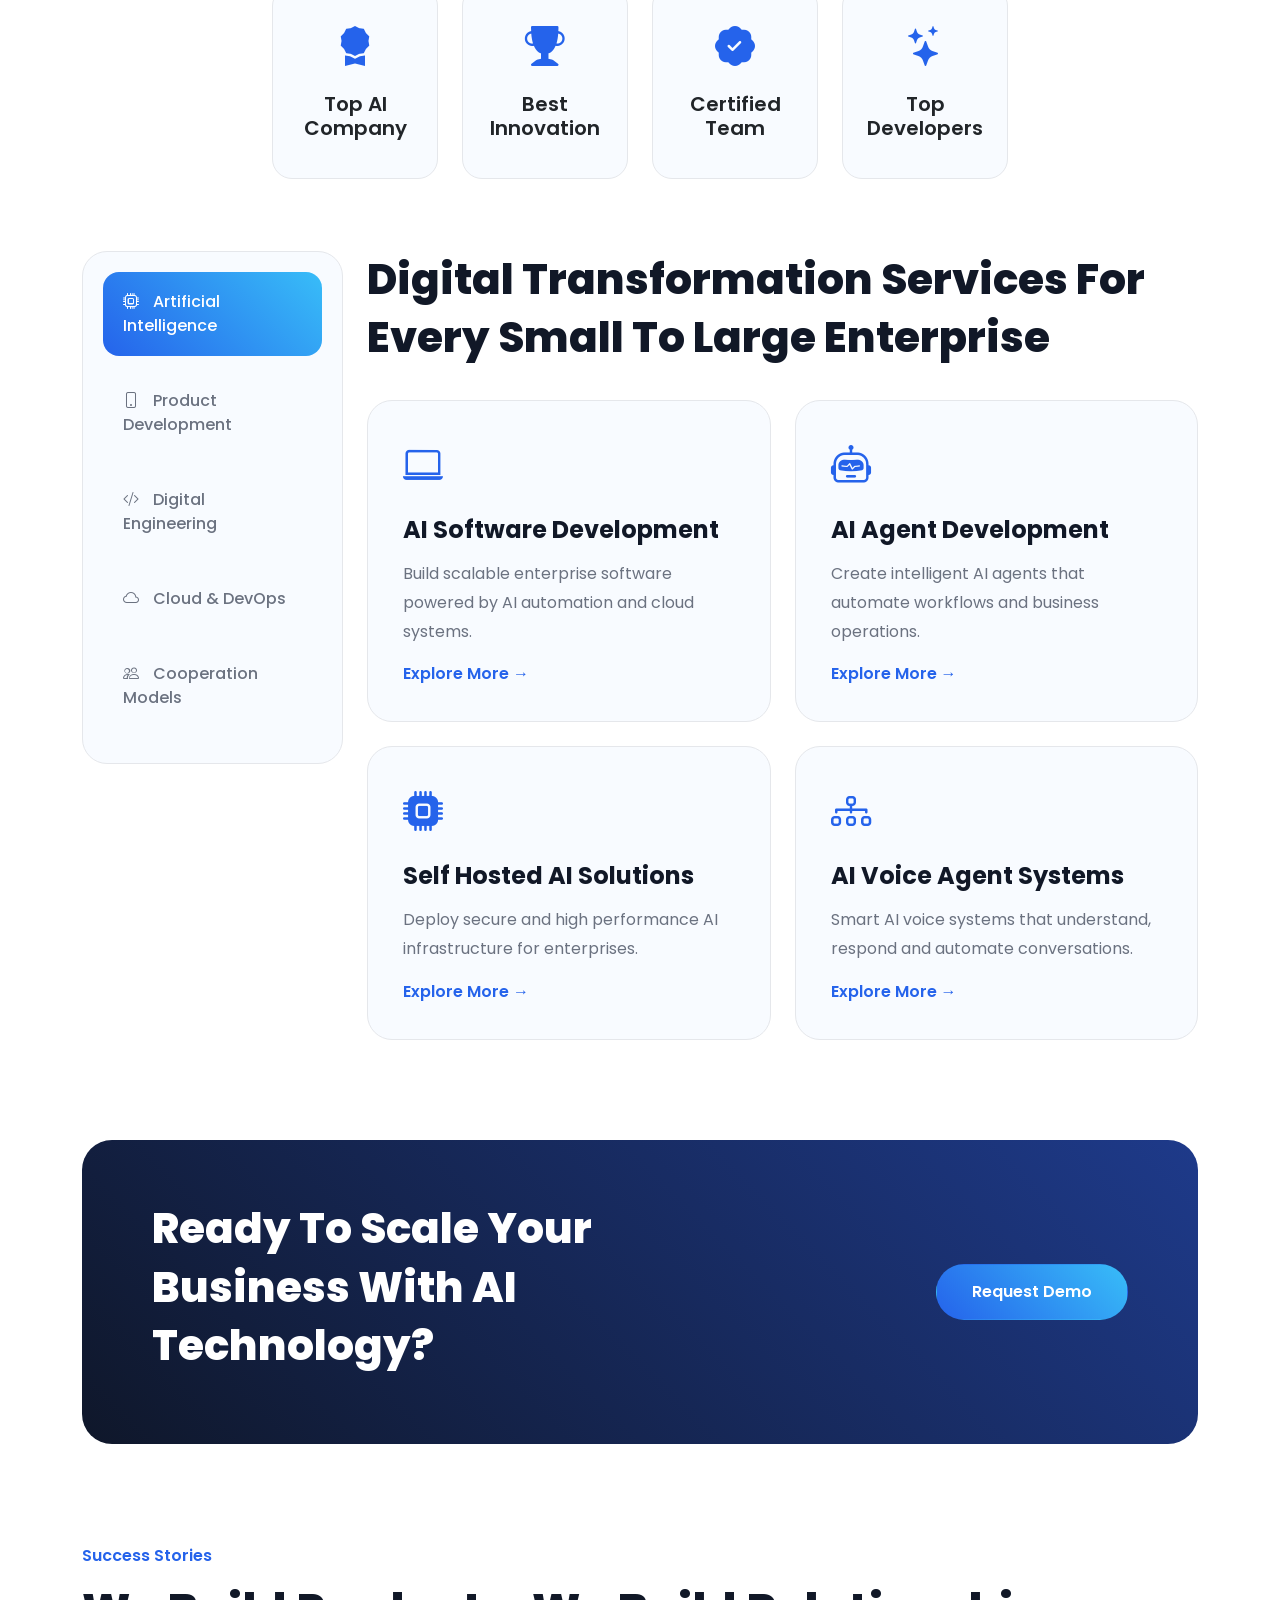
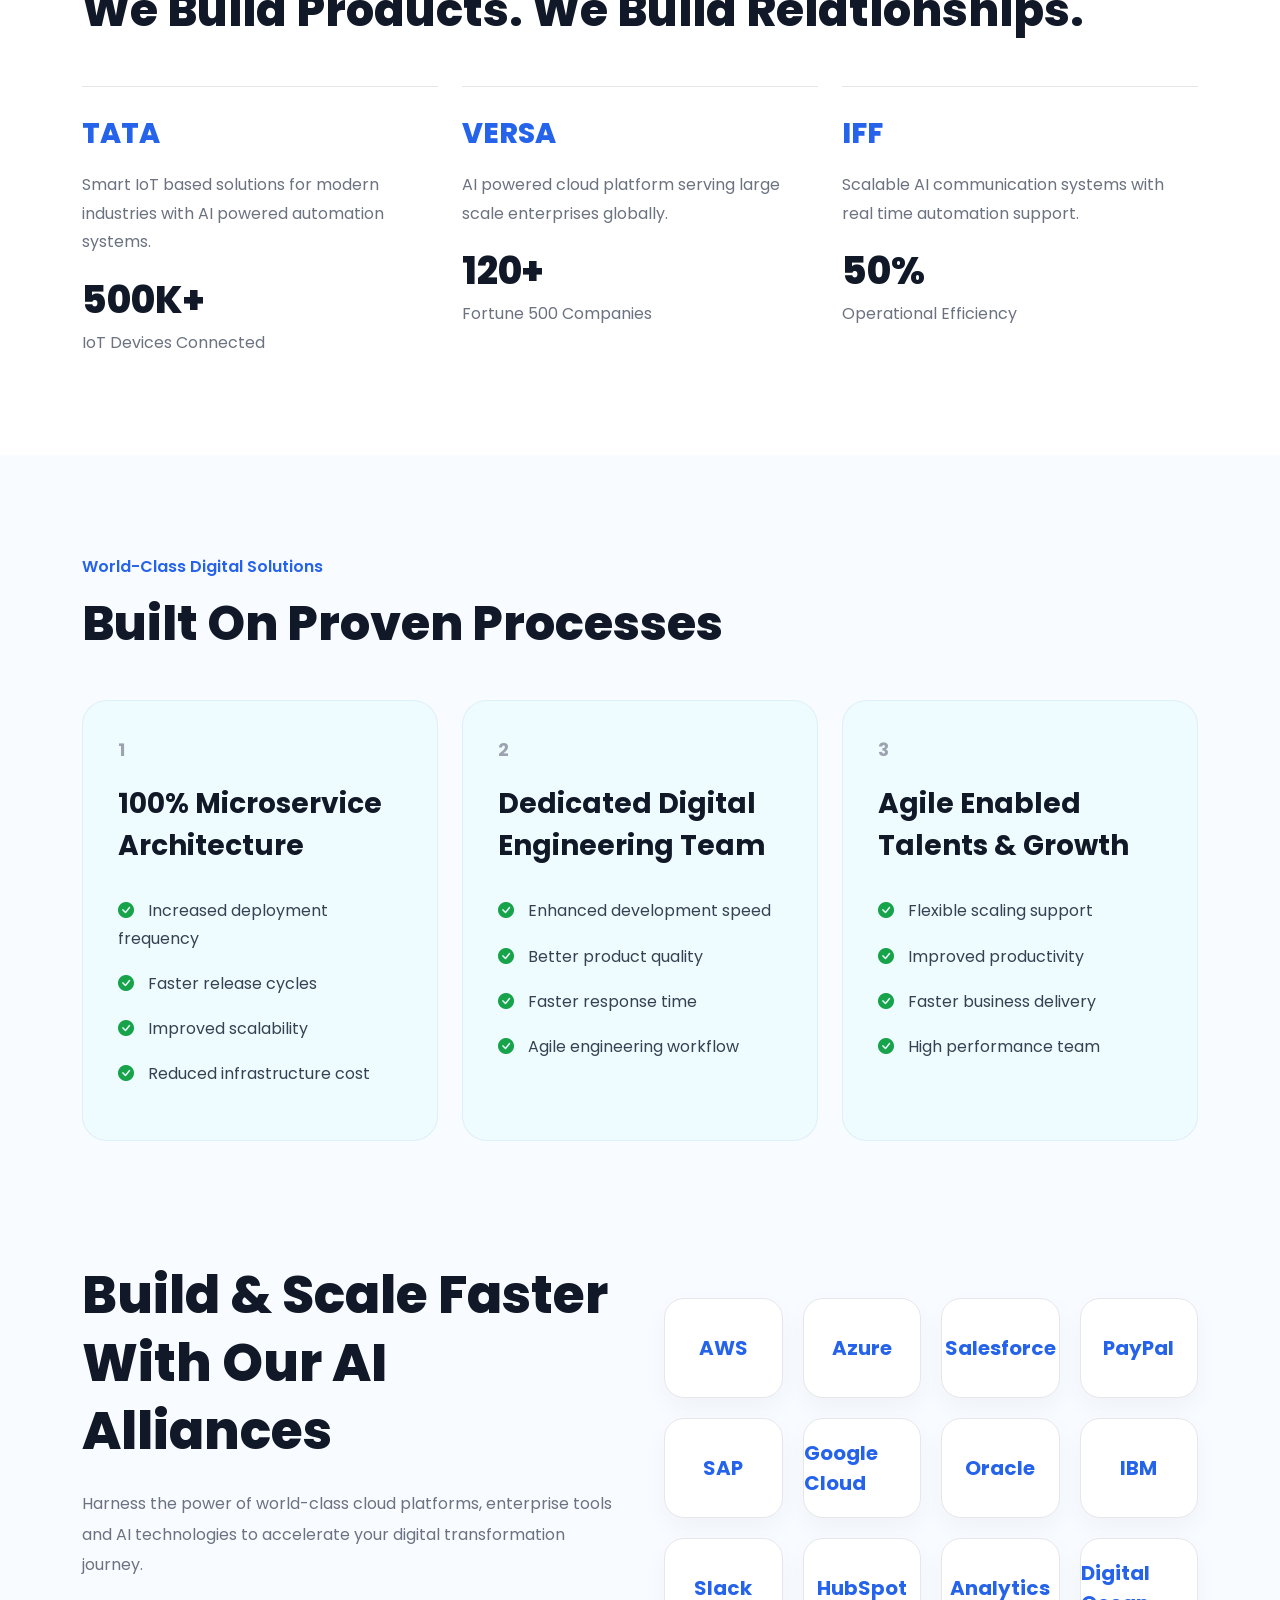
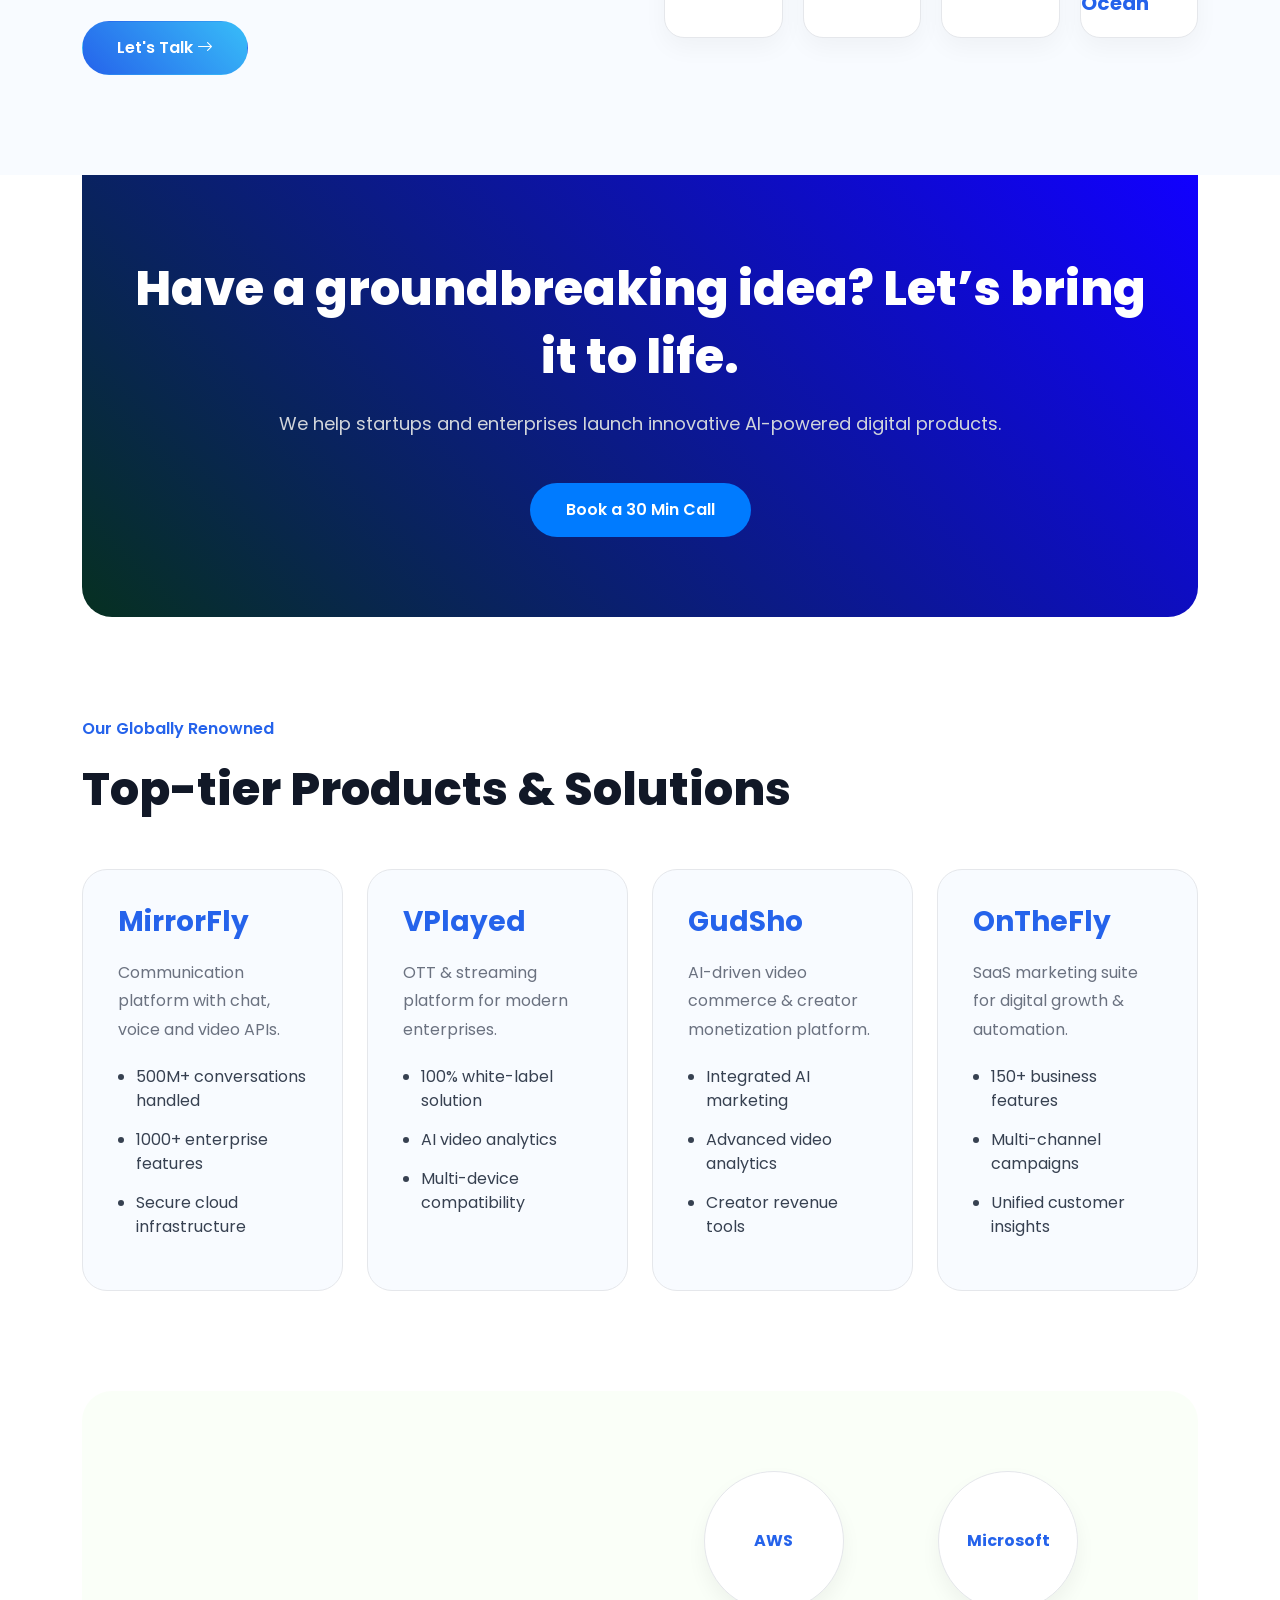
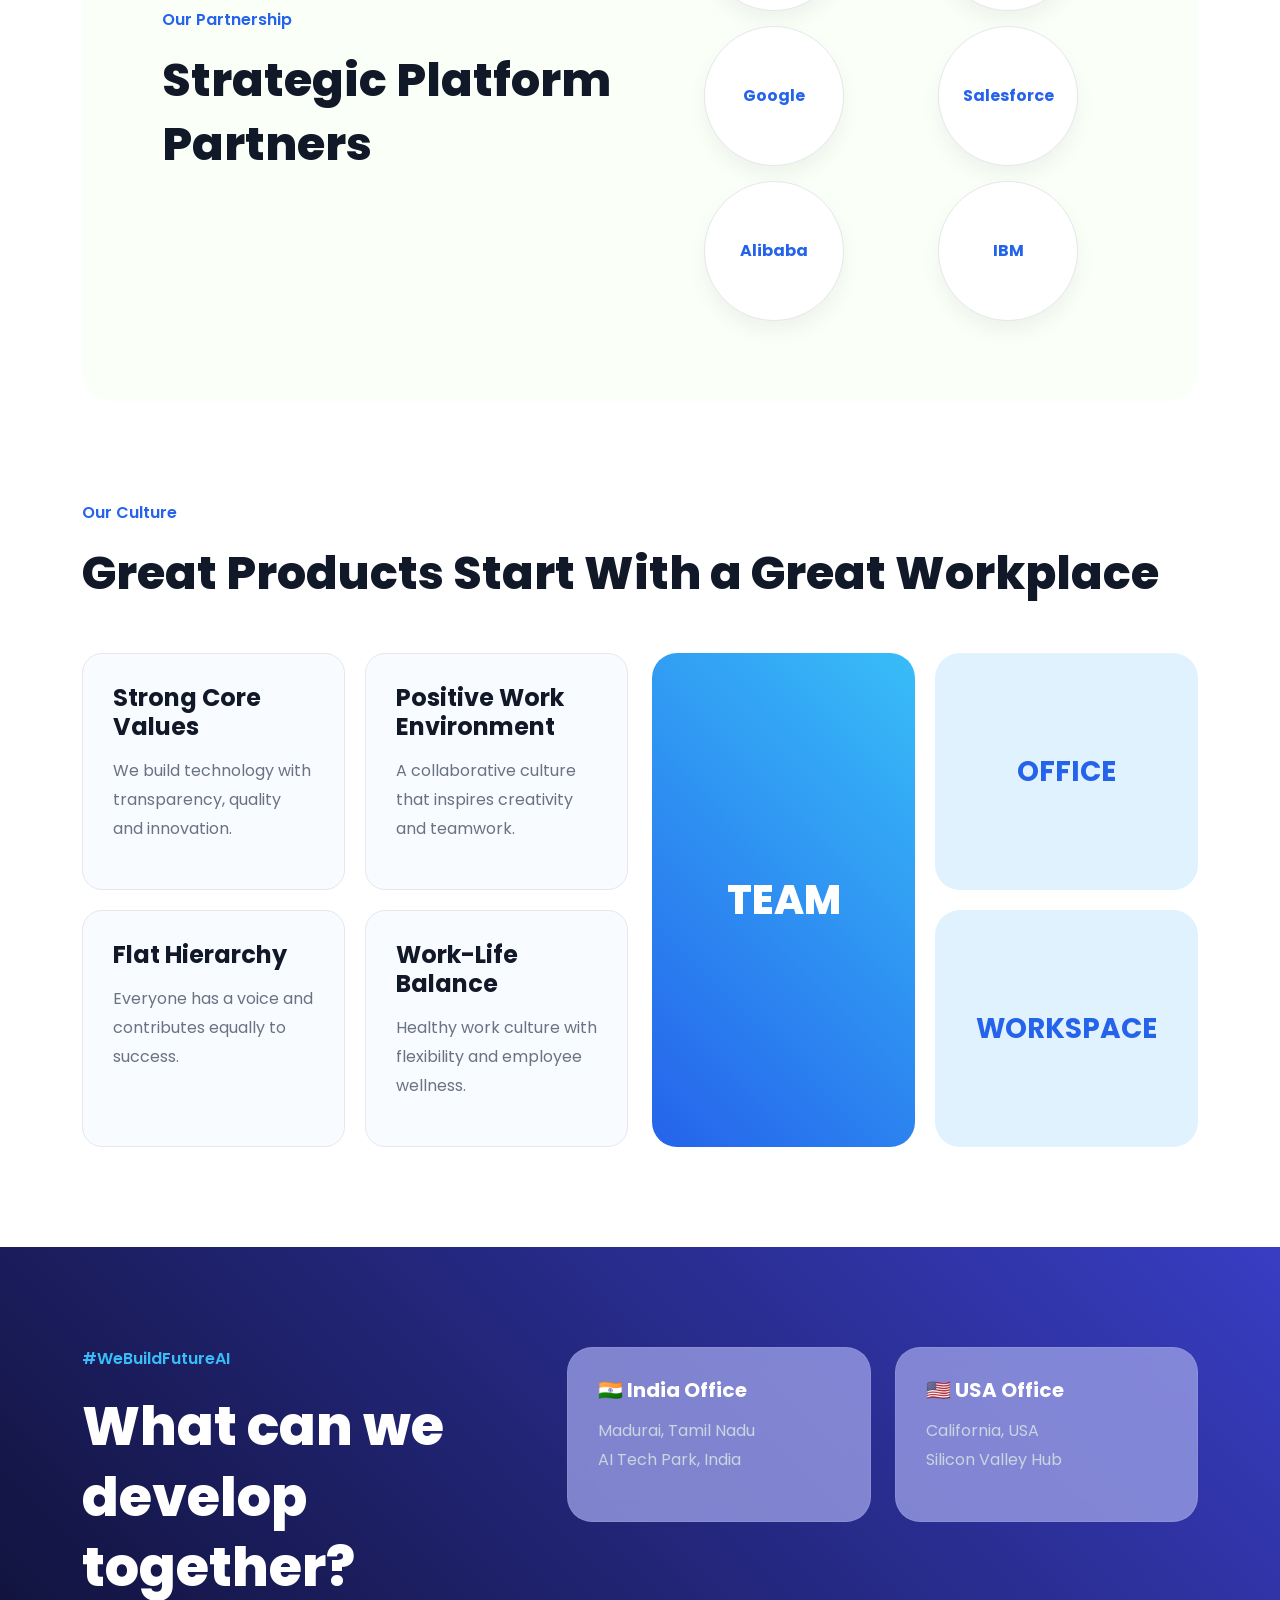
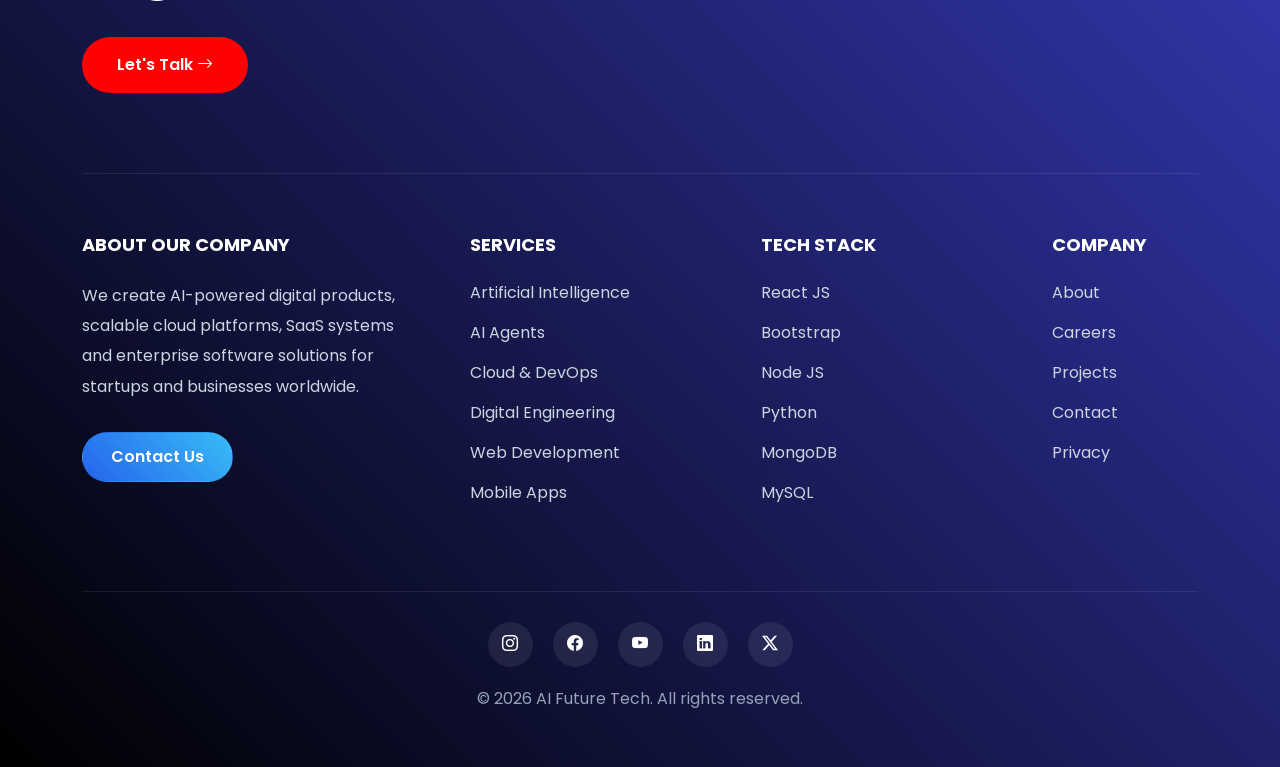
<file: Ai tech.html>
<!DOCTYPE html>
<html lang="en">

<head>
    <meta charset="UTF-8">
    <meta name="viewport" content="width=device-width, initial-scale=1.0">
    <title>AI TECH</title>

    <!-- BOOTSTRAP -->
    <link href="https://cdn.jsdelivr.net/npm/bootstrap@5.3.3/dist/css/bootstrap.min.css" rel="stylesheet">

    <!-- BOOTSTRAP ICON -->
    <link rel="stylesheet" href="https://cdn.jsdelivr.net/npm/bootstrap-icons@1.11.3/font/bootstrap-icons.min.css">

    <!-- EXTERNAL CSS -->
    <link rel="stylesheet" href="style.css">
</head>

<body>


    <!-- NAVBAR -->


    <nav class="navbar navbar-expand-lg navbar-dark fixed-top py-3">
        <div class="container">

            <a class="navbar-brand logo" href="#">
                AI<span>TECH</span>
            </a>

            <button class="navbar-toggler shadow-none border-0" data-bs-toggle="collapse" data-bs-target="#navbar">
                <span class="navbar-toggler-icon"></span>
            </button>

            <div class="collapse navbar-collapse" id="navbar">

                <ul class="navbar-nav mx-auto gap-lg-4 text-center mt-4 mt-lg-0">

                    <li class="nav-item">
                        <a class="nav-link" href="#">Services</a>
                    </li>

                    <li class="nav-item">
                        <a class="nav-link" href="#">Solutions</a>
                    </li>

                    <li class="nav-item">
                        <a class="nav-link" href="#">Products</a>
                    </li>

                    <li class="nav-item">
                        <a class="nav-link" href="#">Company</a>
                    </li>

                    <li class="nav-item">
                        <a class="nav-link" href="#">Careers</a>
                    </li>

                </ul>

                <a href="#" class="btn nav-btn">
                    Let's Talk
                    <i class="bi bi-arrow-right"></i>
                </a>

            </div>

        </div>
    </nav>



    <!-- HERO SECTION -->


    <section class="hero-section">

        <div class="glow glow1"></div>
        <div class="glow glow2"></div>

        <div class="container">

            <div class="row align-items-center min-vh-100">

                <!-- LEFT -->

                <div class="col-lg-6">

                    <div class="hero-text">

                        <span class="hero-badge">
                            FUTURE OF AI TECHNOLOGY
                        </span>

                        <h1>
                            Build Smart <span>AI Products</span>
                            For Modern Enterprises
                        </h1>

                        <p>
                            We create next generation AI applications,
                            enterprise software and scalable cloud systems
                            with premium digital experiences.
                        </p>

                        <div class="d-flex flex-wrap gap-3 mt-4">

                            <a href="#" class="btn hero-btn1">
                                Start Project
                            </a>

                            <a href="#" class="btn hero-btn2">
                                Explore More
                            </a>

                        </div>


                        <!-- FEATURE CARDS -->


                        <div class="feature-wrapper">

                            <div class="feature-card">
                                <i class="bi bi-cpu"></i>
                                AI Automation
                            </div>

                            <div class="feature-card">
                                <i class="bi bi-robot"></i>
                                Smart Bots
                            </div>

                            <div class="feature-card">
                                <i class="bi bi-cloud"></i>
                                Cloud Solutions
                            </div>

                            <div class="feature-card">
                                <i class="bi bi-shield-check"></i>
                                Cyber Security
                            </div>

                        </div>

                    </div>

                </div>



                <!-- RIGHT -->


                <div class="col-lg-6 mt-5 mt-lg-0">

                    <div class="hero-image">

                        <div class="circle-bg"></div>

                        <div class="dashboard-card">

                            <div class="top-dots">
                                <span></span>
                                <span></span>
                                <span></span>
                            </div>

                            <h3>AI Analytics Dashboard</h3>

                            <div class="chart-box">

                                <div class="chart-line"></div>

                                <div class="chart-bars">

                                    <div class="bar bar1"></div>
                                    <div class="bar bar2"></div>
                                    <div class="bar bar3"></div>
                                    <div class="bar bar4"></div>

                                </div>

                            </div>

                            <div class="progress-area">

                                <small>Automation Process</small>

                                <div class="progress">
                                    <div class="progress-bar w-100"></div>
                                </div>

                            </div>

                            <div class="progress-area">

                                <small>AI Intelligence</small>

                                <div class="progress">
                                    <div class="progress-bar progress2"></div>
                                </div>

                            </div>

                        </div>


                        <!-- FLOATING BOX -->


                        <div class="floating-card">

                            <h2>98%</h2>

                            <p>AI Efficiency</p>

                        </div>

                    </div>

                </div>

            </div>

        </div>

    </section>



    <!-- STATS SECTION -->


    <section class="stats-section">

        <div class="container">

            <div class="row g-4">

                <div class="col-md-3 col-6">

                    <div class="stats-card">

                        <h2>120+</h2>
                        <p>Projects Delivered</p>

                    </div>

                </div>

                <div class="col-md-3 col-6">

                    <div class="stats-card">

                        <h2>50+</h2>
                        <p>Enterprise Clients</p>

                    </div>

                </div>

                <div class="col-md-3 col-6">

                    <div class="stats-card">

                        <h2>99%</h2>
                        <p>Client Satisfaction</p>

                    </div>

                </div>

                <div class="col-md-3 col-6">

                    <div class="stats-card">

                        <h2>24/7</h2>
                        <p>Support System</p>

                    </div>

                </div>

            </div>

        </div>

    </section>



    <!-- WHY SECTION -->


    <section class="why-section">

        <div class="container">

            <div class="row align-items-center g-5">

                <!-- LEFT -->

                <div class="col-lg-6">

                    <div class="why-left">

                        <span class="section-tag">
                            WHY CHOOSE US
                        </span>

                        <h2>
                            Premium AI Development
                            Experience For Businesses
                        </h2>

                        <p>
                            Our AI-first engineering team builds scalable
                            futuristic products with modern UI/UX and enterprise security.
                        </p>

                        <div class="why-list">

                            <div>
                                <i class="bi bi-check-circle-fill"></i>
                                Enterprise Grade Architecture
                            </div>

                            <div>
                                <i class="bi bi-check-circle-fill"></i>
                                Smart AI Automation
                            </div>

                            <div>
                                <i class="bi bi-check-circle-fill"></i>
                                Scalable Cloud Infrastructure
                            </div>

                            <div>
                                <i class="bi bi-check-circle-fill"></i>
                                Modern User Experience
                            </div>

                        </div>

                    </div>

                </div>



                <!-- RIGHT -->


                <div class="col-lg-6">

                    <div class="right-grid">

                        <div class="grid-card dark-card">

                            <h1>4.9</h1>
                            <p>Customer Rating</p>

                        </div>

                        <div class="grid-card light-card">

                            <h1>90%</h1>
                            <p>Business Growth</p>

                        </div>

                        <div class="grid-card light-card">

                            <h1>100%</h1>
                            <p>Transparent Process</p>

                        </div>

                        <div class="grid-card dark-card">

                            <h1>40+</h1>
                            <p>Countries Served</p>

                        </div>

                    </div>

                </div>

            </div>

        </div>

    </section>
    <!-- SERVICES SECTION -->

    <section class="services-section">

        <div class="container">

            <!-- TOP AWARDS -->

            <div class="awards-wrapper text-center">

                <p class="award-small">
                    Awards & Recognition
                </p>

                <h2 class="award-title">
                    Trusted By Industry Leaders
                </h2>

                <div class="row justify-content-center g-4 mt-4">

                    <div class="col-6 col-md-2">
                        <div class="award-card">
                            <i class="bi bi-award-fill"></i>
                            <h5>Top AI Company</h5>
                        </div>
                    </div>

                    <div class="col-6 col-md-2">
                        <div class="award-card">
                            <i class="bi bi-trophy-fill"></i>
                            <h5>Best Innovation</h5>
                        </div>
                    </div>

                    <div class="col-6 col-md-2">
                        <div class="award-card">
                            <i class="bi bi-patch-check-fill"></i>
                            <h5>Certified Team</h5>
                        </div>
                    </div>

                    <div class="col-6 col-md-2">
                        <div class="award-card">
                            <i class="bi bi-stars"></i>
                            <h5>Top Developers</h5>
                        </div>
                    </div>

                </div>

            </div>



            <!-- MAIN SERVICES -->

            <div class="row align-items-start mt-5 g-4">

                <!-- LEFT MENU -->

                <div class="col-lg-3">

                    <div class="service-menu">

                        <div class="menu-item active-menu">
                            <i class="bi bi-cpu"></i>
                            Artificial Intelligence
                        </div>

                        <div class="menu-item">
                            <i class="bi bi-phone"></i>
                            Product Development
                        </div>

                        <div class="menu-item">
                            <i class="bi bi-code-slash"></i>
                            Digital Engineering
                        </div>

                        <div class="menu-item">
                            <i class="bi bi-cloud"></i>
                            Cloud & DevOps
                        </div>

                        <div class="menu-item">
                            <i class="bi bi-people"></i>
                            Cooperation Models
                        </div>

                    </div>

                </div>



                <!-- RIGHT CARDS -->

                <div class="col-lg-9">

                    <h2 class="service-title">
                        Digital Transformation Services For
                        Every Small To Large Enterprise
                    </h2>

                    <div class="row g-4 mt-2">

                        <div class="col-md-6">

                            <div class="service-card">

                                <i class="bi bi-laptop service-icon"></i>

                                <h4>AI Software Development</h4>

                                <p>
                                    Build scalable enterprise software powered
                                    by AI automation and cloud systems.
                                </p>

                                <a href="#">
                                    Explore More →
                                </a>

                            </div>

                        </div>

                        <div class="col-md-6">

                            <div class="service-card">

                                <i class="bi bi-robot service-icon"></i>

                                <h4>AI Agent Development</h4>

                                <p>
                                    Create intelligent AI agents that automate
                                    workflows and business operations.
                                </p>

                                <a href="#">
                                    Explore More →
                                </a>

                            </div>

                        </div>

                        <div class="col-md-6">

                            <div class="service-card">

                                <i class="bi bi-cpu-fill service-icon"></i>

                                <h4>Self Hosted AI Solutions</h4>

                                <p>
                                    Deploy secure and high performance
                                    AI infrastructure for enterprises.
                                </p>

                                <a href="#">
                                    Explore More →
                                </a>

                            </div>

                        </div>

                        <div class="col-md-6">

                            <div class="service-card">

                                <i class="bi bi-diagram-3 service-icon"></i>

                                <h4>AI Voice Agent Systems</h4>

                                <p>
                                    Smart AI voice systems that understand,
                                    respond and automate conversations.
                                </p>

                                <a href="#">
                                    Explore More →
                                </a>

                            </div>

                        </div>

                    </div>

                </div>

            </div>



            <!-- CTA SECTION -->

            <div class="cta-box">

                <div class="row align-items-center">

                    <div class="col-lg-8">

                        <h2>
                            Ready To Scale Your Business
                            With AI Technology?
                        </h2>

                    </div>

                    <div class="col-lg-4 text-lg-end mt-4 mt-lg-0">

                        <a href="#" class="btn cta-btn">
                            Request Demo
                        </a>

                    </div>

                </div>

            </div>



            <!-- SUCCESS STORIES -->

            <div class="success-wrapper">

                <p class="success-small">
                    Success Stories
                </p>

                <h2 class="success-title">
                    We Build Products. We Build Relationships.
                </h2>

                <div class="row g-4 mt-4">

                    <div class="col-md-4">

                        <div class="success-card">

                            <h3>TATA</h3>

                            <p>
                                Smart IoT based solutions for modern industries
                                with AI powered automation systems.
                            </p>

                            <h4>500K+</h4>

                            <span>IoT Devices Connected</span>

                        </div>

                    </div>

                    <div class="col-md-4">

                        <div class="success-card">

                            <h3>VERSA</h3>

                            <p>
                                AI powered cloud platform serving
                                large scale enterprises globally.
                            </p>

                            <h4>120+</h4>

                            <span>Fortune 500 Companies</span>

                        </div>

                    </div>

                    <div class="col-md-4">

                        <div class="success-card">

                            <h3>IFF</h3>

                            <p>
                                Scalable AI communication systems
                                with real time automation support.
                            </p>

                            <h4>50%</h4>

                            <span>Operational Efficiency</span>

                        </div>

                    </div>

                </div>

            </div>

        </div>

    </section>
    <!-- SERVICES SECTION -->

    <section class="services-section">

        <div class="container">

            <!-- TOP AWARDS -->

            <div class="awards-wrapper text-center">

                <p class="award-small">
                    Awards & Recognition
                </p>

                <h2 class="award-title">
                    Trusted By Industry Leaders
                </h2>

                <div class="row justify-content-center g-4 mt-4">

                    <div class="col-6 col-md-2">
                        <div class="award-card">
                            <i class="bi bi-award-fill"></i>
                            <h5>Top AI Company</h5>
                        </div>
                    </div>

                    <div class="col-6 col-md-2">
                        <div class="award-card">
                            <i class="bi bi-trophy-fill"></i>
                            <h5>Best Innovation</h5>
                        </div>
                    </div>

                    <div class="col-6 col-md-2">
                        <div class="award-card">
                            <i class="bi bi-patch-check-fill"></i>
                            <h5>Certified Team</h5>
                        </div>
                    </div>

                    <div class="col-6 col-md-2">
                        <div class="award-card">
                            <i class="bi bi-stars"></i>
                            <h5>Top Developers</h5>
                        </div>
                    </div>

                </div>

            </div>



            <!-- MAIN SERVICES -->

            <div class="row align-items-start mt-5 g-4">

                <!-- LEFT MENU -->

                <div class="col-lg-3">

                    <div class="service-menu">

                        <div class="menu-item active-menu">
                            <i class="bi bi-cpu"></i>
                            Artificial Intelligence
                        </div>

                        <div class="menu-item">
                            <i class="bi bi-phone"></i>
                            Product Development
                        </div>

                        <div class="menu-item">
                            <i class="bi bi-code-slash"></i>
                            Digital Engineering
                        </div>

                        <div class="menu-item">
                            <i class="bi bi-cloud"></i>
                            Cloud & DevOps
                        </div>

                        <div class="menu-item">
                            <i class="bi bi-people"></i>
                            Cooperation Models
                        </div>

                    </div>

                </div>



                <!-- RIGHT CARDS -->

                <div class="col-lg-9">

                    <h2 class="service-title">
                        Digital Transformation Services For
                        Every Small To Large Enterprise
                    </h2>

                    <div class="row g-4 mt-2">

                        <div class="col-md-6">

                            <div class="service-card">

                                <i class="bi bi-laptop service-icon"></i>

                                <h4>AI Software Development</h4>

                                <p>
                                    Build scalable enterprise software powered
                                    by AI automation and cloud systems.
                                </p>

                                <a href="#">
                                    Explore More →
                                </a>

                            </div>

                        </div>

                        <div class="col-md-6">

                            <div class="service-card">

                                <i class="bi bi-robot service-icon"></i>

                                <h4>AI Agent Development</h4>

                                <p>
                                    Create intelligent AI agents that automate
                                    workflows and business operations.
                                </p>

                                <a href="#">
                                    Explore More →
                                </a>

                            </div>

                        </div>

                        <div class="col-md-6">

                            <div class="service-card">

                                <i class="bi bi-cpu-fill service-icon"></i>

                                <h4>Self Hosted AI Solutions</h4>

                                <p>
                                    Deploy secure and high performance
                                    AI infrastructure for enterprises.
                                </p>

                                <a href="#">
                                    Explore More →
                                </a>

                            </div>

                        </div>

                        <div class="col-md-6">

                            <div class="service-card">

                                <i class="bi bi-diagram-3 service-icon"></i>

                                <h4>AI Voice Agent Systems</h4>

                                <p>
                                    Smart AI voice systems that understand,
                                    respond and automate conversations.
                                </p>

                                <a href="#">
                                    Explore More →
                                </a>

                            </div>

                        </div>

                    </div>

                </div>

            </div>



            <!-- CTA SECTION -->

            <div class="cta-box">

                <div class="row align-items-center">

                    <div class="col-lg-8">

                        <h2>
                            Ready To Scale Your Business
                            With AI Technology?
                        </h2>

                    </div>

                    <div class="col-lg-4 text-lg-end mt-4 mt-lg-0">

                        <a href="#" class="btn cta-btn">
                            Request Demo
                        </a>

                    </div>

                </div>

            </div>



            <!-- SUCCESS STORIES -->

            <div class="success-wrapper">

                <p class="success-small">
                    Success Stories
                </p>

                <h2 class="success-title">
                    We Build Products. We Build Relationships.
                </h2>

                <div class="row g-4 mt-4">

                    <div class="col-md-4">

                        <div class="success-card">

                            <h3>TATA</h3>

                            <p>
                                Smart IoT based solutions for modern industries
                                with AI powered automation systems.
                            </p>

                            <h4>500K+</h4>

                            <span>IoT Devices Connected</span>

                        </div>

                    </div>

                    <div class="col-md-4">

                        <div class="success-card">

                            <h3>VERSA</h3>

                            <p>
                                AI powered cloud platform serving
                                large scale enterprises globally.
                            </p>

                            <h4>120+</h4>

                            <span>Fortune 500 Companies</span>

                        </div>

                    </div>

                    <div class="col-md-4">

                        <div class="success-card">

                            <h3>IFF</h3>

                            <p>
                                Scalable AI communication systems
                                with real time automation support.
                            </p>

                            <h4>50%</h4>

                            <span>Operational Efficiency</span>

                        </div>

                    </div>

                </div>

            </div>

        </div>

    </section>
    <!-- PROCESS SECTION -->

    <section class="process-section">

        <div class="container">

            <!-- TOP TITLE -->

            <div class="process-heading">

                <p class="process-small">
                    World-Class Digital Solutions
                </p>

                <h2 class="process-title">
                    Built On Proven Processes
                </h2>

            </div>



            <!-- PROCESS CARDS -->

            <div class="row g-4 mt-4">

                <!-- CARD 1 -->

                <div class="col-lg-4">

                    <div class="process-card">

                        <span class="process-number">1</span>

                        <h3>
                            100% Microservice Architecture
                        </h3>

                        <div class="process-list">

                            <div>
                                <i class="bi bi-check-circle-fill"></i>
                                Increased deployment frequency
                            </div>

                            <div>
                                <i class="bi bi-check-circle-fill"></i>
                                Faster release cycles
                            </div>

                            <div>
                                <i class="bi bi-check-circle-fill"></i>
                                Improved scalability
                            </div>

                            <div>
                                <i class="bi bi-check-circle-fill"></i>
                                Reduced infrastructure cost
                            </div>

                        </div>

                    </div>

                </div>



                <!-- CARD 2 -->

                <div class="col-lg-4">

                    <div class="process-card">

                        <span class="process-number">2</span>

                        <h3>
                            Dedicated Digital Engineering Team
                        </h3>

                        <div class="process-list">

                            <div>
                                <i class="bi bi-check-circle-fill"></i>
                                Enhanced development speed
                            </div>

                            <div>
                                <i class="bi bi-check-circle-fill"></i>
                                Better product quality
                            </div>

                            <div>
                                <i class="bi bi-check-circle-fill"></i>
                                Faster response time
                            </div>

                            <div>
                                <i class="bi bi-check-circle-fill"></i>
                                Agile engineering workflow
                            </div>

                        </div>

                    </div>

                </div>



                <!-- CARD 3 -->

                <div class="col-lg-4">

                    <div class="process-card">

                        <span class="process-number">3</span>

                        <h3>
                            Agile Enabled Talents & Growth
                        </h3>

                        <div class="process-list">

                            <div>
                                <i class="bi bi-check-circle-fill"></i>
                                Flexible scaling support
                            </div>

                            <div>
                                <i class="bi bi-check-circle-fill"></i>
                                Improved productivity
                            </div>

                            <div>
                                <i class="bi bi-check-circle-fill"></i>
                                Faster business delivery
                            </div>

                            <div>
                                <i class="bi bi-check-circle-fill"></i>
                                High performance team
                            </div>

                        </div>

                    </div>

                </div>

            </div>



            <!-- PLATFORM SECTION -->

            <div class="platform-section">

                <div class="row align-items-center g-5">

                    <!-- LEFT -->

                    <div class="col-lg-6">

                        <div class="platform-content">

                            <h2>
                                Build & Scale Faster
                                With Our AI Alliances
                            </h2>

                            <p>
                                Harness the power of world-class cloud platforms,
                                enterprise tools and AI technologies to accelerate
                                your digital transformation journey.
                            </p>

                            <a href="#" class="btn platform-btn">
                                Let's Talk
                                <i class="bi bi-arrow-right"></i>
                            </a>

                        </div>

                    </div>



                    <!-- RIGHT -->

                    <div class="col-lg-6">

                        <div class="logo-grid">

                            <div class="logo-box">AWS</div>
                            <div class="logo-box">Azure</div>
                            <div class="logo-box">Salesforce</div>
                            <div class="logo-box">PayPal</div>

                            <div class="logo-box">SAP</div>
                            <div class="logo-box">Google Cloud</div>
                            <div class="logo-box">Oracle</div>
                            <div class="logo-box">IBM</div>

                            <div class="logo-box">Slack</div>
                            <div class="logo-box">HubSpot</div>
                            <div class="logo-box">Analytics</div>
                            <div class="logo-box">Digital Ocean</div>

                        </div>

                    </div>

                </div>

            </div>

        </div>

    </section>
    <!-- FINAL SHOWCASE SECTION -->

    <section class="showcase-section">

        <div class="container">

            <!-- CTA BANNER -->

            <div class="idea-banner text-center">

                <h2>
                    Have a groundbreaking idea?
                    Let’s bring it to life.
                </h2>

                <p>
                    We help startups and enterprises launch innovative
                    AI-powered digital products.
                </p>

                <a href="#" class="btn idea-btn">
                    Book a 30 Min Call
                </a>

            </div>



            <!-- PRODUCTS SECTION -->

            <div class="products-section">

                <p class="section-small">
                    Our Globally Renowned
                </p>

                <h2 class="section-title">
                    Top-tier Products & Solutions
                </h2>

                <div class="row g-4 mt-4">

                    <!-- PRODUCT 1 -->

                    <div class="col-lg-3 col-md-6">

                        <div class="product-card">

                            <h4>MirrorFly</h4>

                            <p>
                                Communication platform with chat,
                                voice and video APIs.
                            </p>

                            <ul>
                                <li>500M+ conversations handled</li>
                                <li>1000+ enterprise features</li>
                                <li>Secure cloud infrastructure</li>
                            </ul>

                        </div>

                    </div>



                    <!-- PRODUCT 2 -->

                    <div class="col-lg-3 col-md-6">

                        <div class="product-card">

                            <h4>VPlayed</h4>

                            <p>
                                OTT & streaming platform
                                for modern enterprises.
                            </p>

                            <ul>
                                <li>100% white-label solution</li>
                                <li>AI video analytics</li>
                                <li>Multi-device compatibility</li>
                            </ul>

                        </div>

                    </div>



                    <!-- PRODUCT 3 -->

                    <div class="col-lg-3 col-md-6">

                        <div class="product-card">

                            <h4>GudSho</h4>

                            <p>
                                AI-driven video commerce
                                & creator monetization platform.
                            </p>

                            <ul>
                                <li>Integrated AI marketing</li>
                                <li>Advanced video analytics</li>
                                <li>Creator revenue tools</li>
                            </ul>

                        </div>

                    </div>



                    <!-- PRODUCT 4 -->

                    <div class="col-lg-3 col-md-6">

                        <div class="product-card">

                            <h4>OnTheFly</h4>

                            <p>
                                SaaS marketing suite for
                                digital growth & automation.
                            </p>

                            <ul>
                                <li>150+ business features</li>
                                <li>Multi-channel campaigns</li>
                                <li>Unified customer insights</li>
                            </ul>

                        </div>

                    </div>

                </div>

            </div>



            <!-- PARTNER SECTION -->

            <div class="partner-section">

                <div class="row align-items-center g-5">

                    <!-- LEFT -->

                    <div class="col-lg-6">

                        <p class="section-small">
                            Our Partnership
                        </p>

                        <h2 class="section-title">
                            Strategic Platform Partners
                        </h2>

                    </div>



                    <!-- RIGHT -->

                    <div class="col-lg-6">

                        <div class="partner-grid">

                            <div class="partner-logo">AWS</div>
                            <div class="partner-logo">Microsoft</div>
                            <div class="partner-logo">Google</div>

                            <div class="partner-logo">Salesforce</div>
                            <div class="partner-logo">Alibaba</div>
                            <div class="partner-logo">IBM</div>

                        </div>

                    </div>

                </div>

            </div>



            <!-- CULTURE SECTION -->

            <div class="culture-section">

                <p class="section-small">
                    Our Culture
                </p>

                <h2 class="section-title">
                    Great Products Start With
                    a Great Workplace
                </h2>

                <div class="row g-4 mt-4">

                    <!-- LEFT -->

                    <div class="col-lg-6">

                        <div class="culture-grid">

                            <div class="culture-box">

                                <h4>Strong Core Values</h4>

                                <p>
                                    We build technology with transparency,
                                    quality and innovation.
                                </p>

                            </div>

                            <div class="culture-box">

                                <h4>Positive Work Environment</h4>

                                <p>
                                    A collaborative culture that inspires
                                    creativity and teamwork.
                                </p>

                            </div>

                            <div class="culture-box">

                                <h4>Flat Hierarchy</h4>

                                <p>
                                    Everyone has a voice and contributes
                                    equally to success.
                                </p>

                            </div>

                            <div class="culture-box">

                                <h4>Work-Life Balance</h4>

                                <p>
                                    Healthy work culture with flexibility
                                    and employee wellness.
                                </p>

                            </div>

                        </div>

                    </div>



                    <!-- RIGHT -->

                    <div class="col-lg-6">

                        <div class="image-layout">

                            <div class="big-image">
                                TEAM
                            </div>

                            <div class="small-images">

                                <div class="small-image">
                                    OFFICE
                                </div>

                                <div class="small-image">
                                    WORKSPACE
                                </div>

                            </div>

                        </div>

                    </div>

                </div>

            </div>

        </div>

    </section>
    <!-- FOOTER SECTION -->

    <footer class="footer-section">

        <div class="container">

            <!-- TOP AREA -->

            <div class="row g-5">

                <!-- LEFT -->

                <div class="col-lg-5">

                    <p class="footer-tag">
                        #WeBuildFutureAI
                    </p>

                    <h2 class="footer-title">
                        What can we develop
                        together?
                    </h2>

                    <a href="#" class="btn footer-btn">
                        Let's Talk
                        <i class="bi bi-arrow-right"></i>
                    </a>

                </div>



                <!-- RIGHT -->

                <div class="col-lg-7">

                    <div class="row g-4">

                        <div class="col-md-6">

                            <div class="location-card">

                                <h5>
                                    🇮🇳 India Office
                                </h5>

                                <p>
                                    Madurai, Tamil Nadu<br>
                                    AI Tech Park, India
                                </p>

                            </div>

                        </div>

                        <div class="col-md-6">

                            <div class="location-card">

                                <h5>
                                    🇺🇸 USA Office
                                </h5>

                                <p>
                                    California, USA<br>
                                    Silicon Valley Hub
                                </p>

                            </div>

                        </div>

                    </div>

                </div>

            </div>



            <!-- MIDDLE AREA -->

            <div class="footer-middle">

                <div class="row g-5">

                    <!-- ABOUT -->

                    <div class="col-lg-4">

                        <div class="footer-about">

                            <h4>ABOUT OUR COMPANY</h4>

                            <p>
                                We create AI-powered digital products,
                                scalable cloud platforms, SaaS systems
                                and enterprise software solutions for
                                startups and businesses worldwide.
                            </p>

                            <a href="#" class="btn contact-btn">
                                Contact Us
                            </a>

                        </div>

                    </div>



                    <!-- SERVICES -->

                    <div class="col-lg-3">

                        <div class="footer-links">

                            <h4>SERVICES</h4>

                            <a href="#">Artificial Intelligence</a>
                            <a href="#">AI Agents</a>
                            <a href="#">Cloud & DevOps</a>
                            <a href="#">Digital Engineering</a>
                            <a href="#">Web Development</a>
                            <a href="#">Mobile Apps</a>

                        </div>

                    </div>



                    <!-- TECHNOLOGIES -->

                    <div class="col-lg-3">

                        <div class="footer-links">

                            <h4>TECH STACK</h4>

                            <a href="#">React JS</a>
                            <a href="#">Bootstrap</a>
                            <a href="#">Node JS</a>
                            <a href="#">Python</a>
                            <a href="#">MongoDB</a>
                            <a href="#">MySQL</a>

                        </div>

                    </div>



                    <!-- COMPANY -->

                    <div class="col-lg-2">

                        <div class="footer-links">

                            <h4>COMPANY</h4>

                            <a href="#">About</a>
                            <a href="#">Careers</a>
                            <a href="#">Projects</a>
                            <a href="#">Contact</a>
                            <a href="#">Privacy</a>

                        </div>

                    </div>

                </div>

            </div>



            <!-- BOTTOM -->

            <div class="footer-bottom">

                <div class="social-icons">

                    <a href="#">
                        <i class="bi bi-instagram"></i>
                    </a>

                    <a href="#">
                        <i class="bi bi-facebook"></i>
                    </a>

                    <a href="#">
                        <i class="bi bi-youtube"></i>
                    </a>

                    <a href="#">
                        <i class="bi bi-linkedin"></i>
                    </a>

                    <a href="#">
                        <i class="bi bi-twitter-x"></i>
                    </a>

                </div>

                <p>
                    © 2026 AI Future Tech.
                    All rights reserved.
                </p>

            </div>

        </div>

    </footer>
    <script src="https://cdn.jsdelivr.net/npm/bootstrap@5.3.3/dist/js/bootstrap.bundle.min.js"></script>

</body>

</html>
</file>
<file: style.css>
/* GOOGLE FONT */

@import url('https://fonts.googleapis.com/css2?family=Poppins:wght@300;400;500;600;700;800&display=swap');

* {
    margin: 0;
    padding: 0;
    box-sizing: border-box;
}

body {
    font-family: 'Poppins', sans-serif;
    background: #f5f9ff;
    overflow-x:hidden !important;
    max-width: 100%;
}



/* NAVBAR */

.navbar {
    background: rgba(255, 255, 255, 0.85);
    backdrop-filter: blur(12px);
    box-shadow: 0 5px 20px rgba(0, 0, 0, 0.05);
}

.logo {
    color: #111 !important;
    font-size: 34px;
    font-weight: 800;
}

.logo span {
    color: #2563eb;
}

.nav-link {
    color: #444 !important;
    font-weight: 500;
    position: relative;
}

.nav-link::after {
    content: '';
    position: absolute;
    left: 0;
    bottom: -5px;
    width: 0%;
    height: 2px;
    background: #2563eb;
    transition: 0.4s;
}

.nav-link:hover::after {
    width: 100%;
}

.nav-btn {
    background: linear-gradient(45deg, #2563eb, #38bdf8);
    color: white;
    padding: 12px 28px;
    border-radius: 50px;
    border: none;
    font-weight: 600;
}

.nav-btn:hover {
    color: white;
    transform: translateY(-3px);
}



/* HERO SECTION */

.hero-section {
    min-height: auto;
    padding-top: 110px;
    padding-bottom: 50px;

    background:
        radial-gradient(circle at top left, rgba(37, 99, 235, 0.15), transparent 30%),
        radial-gradient(circle at bottom right, rgba(56, 189, 248, 0.15), transparent 30%),
        #f5f9ff;
}



/* HERO TEXT */

.hero-text h1 {
    color: #111827;
    font-size: 65px;
    font-weight: 800;
    line-height: 1.2;
    margin-top: 25px;
}

.hero-text h1 span {
    color: #2563eb;
}

.hero-text p {
    color: #6b7280;
    line-height: 1.8;
    font-size: 18px;
    margin-top: 25px;
}

.hero-badge {
    background: rgba(37, 99, 235, 0.1);
    color: #2563eb;
    border: 1px solid rgba(37, 99, 235, 0.2);
    padding: 10px 22px;
    border-radius: 50px;
    font-size: 14px;
    display: inline-block;
    margin-top: 20px;
}



/* BUTTONS */

.hero-btn1 {
    background: linear-gradient(45deg, #2563eb, #38bdf8);
    color: white;
    padding: 14px 34px;
    border-radius: 50px;
    font-weight: 600;
}

.hero-btn2 {
    border: 1px solid #2563eb;
    color: #2563eb;
    padding: 14px 34px;
    border-radius: 50px;
    font-weight: 600;
    background: white;
}

.hero-btn1:hover,
.hero-btn2:hover {
    transform: translateY(-3px);
}



/* FEATURE CARDS */

.feature-wrapper {
    display: flex;
    flex-wrap: wrap;
    gap: 20px;
    margin-top: 20px;
}

.feature-card {
    background: white;
    border: 1px solid #e5e7eb;
    padding: 18px 25px;
    border-radius: 18px;
    color: #111827;
    transition: 0.4s;
    box-shadow: 0 10px 25px rgba(0, 0, 0, 0.05);
}

.feature-card i {
    color: #2563eb;
    margin-right: 10px;
}

.feature-card:hover {
    transform: translateY(-8px);
    border-color: #2563eb;
}



/* RIGHT SIDE */

.hero-image {
    position: relative;
    margin-top: 0;
}

.circle-bg {
    width: 450px;
    height: 450px;
    background: linear-gradient(45deg, #2563eb, #38bdf8);
    border-radius: 50%;
    filter: blur(120px);
    opacity: 0.2;
    position: absolute;
    top: -50px;

    right: 0;

    max-width: 100%;
    overflow: hidden;
}


/* DASHBOARD CARD */

.dashboard-card {
    background: white;
    border: 1px solid #e5e7eb;
    padding: 35px;
    border-radius: 30px;
    position: relative;
    z-index: 10;
    overflow: hidden;
}

.top-dots {
    display: flex;
    gap: 10px;
    margin-bottom: 25px;
}

.top-dots span {
    width: 12px;
    height: 12px;
    border-radius: 50%;
    background: #2563eb;
}

.dashboard-card h3 {
    color: #111827;
    margin-bottom: 30px;
}



/* CHART */

.chart-box {
    margin-bottom: 30px;
}

.chart-line {
    width: 100%;
    height: 3px;
    background: linear-gradient(45deg, #2563eb, #38bdf8);
    margin-bottom: 25px;
}

.chart-bars {
    display: flex;
    align-items: end;
    gap: 8px;
    width: 100%;
    overflow: hidden;
}

.bar {
    width: 100%;
    max-width: 40px;
    border-radius: 12px 12px 0 0;
    background: linear-gradient(45deg, #2563eb, #38bdf8);
}

.bar1 {
    height: 80px;
}

.bar2 {
    height: 140px;
}

.bar3 {
    height: 110px;
}

.bar4 {
    height: 170px;
}



/* PROGRESS */

.progress-area {
    margin-bottom: 25px;
}

.progress-area small {
    color: #6b7280;
}

.progress {
    margin-top: 10px;
    height: 10px;
    border-radius: 50px;
    background: #e5e7eb;
}

.progress-bar {
    background: linear-gradient(45deg, #2563eb, #38bdf8);
}

.progress2 {
    width: 85%;
}



/* FLOATING CARD */

.floating-card {
    position: static;
    margin-top: 25px;
    display: inline-block;
    background: linear-gradient(45deg, #2563eb, #38bdf8);
    color: white;
    padding: 25px;
    border-radius: 20px;
    box-shadow: 0 20px 40px rgba(37, 99, 235, 0.25);
}

.floating-card h2 {
    font-size: 48px;
    font-weight: 800;
}



/* STATS */

.stats-section {
    padding: 100px 0;
}

.stats-card {
    background: white;
    border: 1px solid #e5e7eb;
    padding: 25px;
    border-radius: 25px;
    text-align: center;
    transition: 0.4s;
    box-shadow: 0 10px 30px rgba(0, 0, 0, 0.05);
}

.stats-card:hover {
    transform: translateY(-10px);
    border-color: #2563eb;
}

.stats-card h2 {
    color: #2563eb;
    font-size: 52px;
    font-weight: 800;
}

.stats-card p {
    color: #374151;
    margin-top: 25px;
}



/* WHY SECTION */

.why-section {
    padding: 100px 0;
}

.section-tag {
    color: #2563eb;
    font-weight: 600;
}

.why-left h2 {
    color: #111827;
    font-size: 52px;
    font-weight: 800;
    margin: 20px 0;
}

.why-left p {
    color: #6b7280;
    line-height: 1.8;
}

.why-list {
    margin-top: 40px;
}

.why-list div {
    color: #111827;
    margin-bottom: 20px;
    font-size: 17px;
}

.why-list i {
    color: #2563eb;
    margin-right: 10px;
}



/* RIGHT GRID */

.right-grid {
    display: grid;
    grid-template-columns: repeat(2, 1fr);
    gap: 25px;
}

.grid-card {
    padding: 50px 30px;
    border-radius: 25px;
    transition: 0.4s;
}

.grid-card:hover {
    transform: translateY(-8px);
}

.dark-card {
    background: linear-gradient(135deg, #2563eb, #1d4ed8);
    color: white;
}

.light-card {
    background: white;
    border: 1px solid #e5e7eb;
    color: #111827;
    box-shadow: 0 10px 25px rgba(0, 0, 0, 0.05);
}

.grid-card h1 {
    font-size: 60px;
    font-weight: 800;
}

.grid-card p {
    margin-top: 15px;
}



/* GLOW */

.glow {
    position: absolute;
    border-radius: 50%;
    filter: blur(120px);
}

.glow1 {
    width: 250px;
    height: 250px;
    background: #38bdf8;
    top: 0;
    left: 0;
    opacity: 0.15;
}

.glow2 {
    width: 300px;
    height: 300px;
    background: #2563eb;
    bottom: 0;
    right: 0;
    opacity: 0.15;
}



/* RESPONSIVE */

@media(max-width:991px) {

    .hero-text h1 {
        font-size: 48px;
    }

    .why-left h2 {
        font-size: 38px;
    }

    .hero-image {
        margin-top: 15px;
    }

}

@media(max-width:576px) {

    .hero-text h1 {
        font-size: 36px;
    }

    .feature-card {
        width: 100%;
    }

    .right-grid {
        grid-template-columns: 1fr;
    }

    .floating-card {
        position: static;
        margin-top: 20px;
    }

}

/* SERVICES SECTION */

.services-section {
    padding: 100px 0;
    background: white;
}



/* AWARDS */

.award-small {
    color: #2563eb;
    font-weight: 600;
}

.award-title {
    font-size: 45px;
    font-weight: 800;
    color: #111827;
}

.award-card {
    background: #f8fbff;
    border: 1px solid #e5e7eb;
    padding: 30px 20px;
    border-radius: 20px;
    transition: 0.4s;
    height: 100%;
}

.award-card:hover {
    transform: translateY(-8px);
    border-color: #2563eb;
}

.award-card i {
    font-size: 40px;
    color: #2563eb;
}

.award-card h5 {
    margin-top: 15px;
    font-weight: 600;
}



/* SERVICE MENU */

.service-menu {
    background: #f8fbff;
    border-radius: 25px;
    padding: 20px;
    border: 1px solid #e5e7eb;
}

.menu-item {
    padding: 18px 20px;
    border-radius: 16px;
    margin-bottom: 15px;
    color: #6b7280;
    font-weight: 500;
    transition: 0.4s;
    cursor: pointer;
}

.menu-item i {
    margin-right: 10px;
}

.menu-item:hover {
    background: #eef5ff;
    color: #2563eb;
}

.active-menu {
    background: linear-gradient(45deg, #2563eb, #38bdf8);
    color: white !important;
}



/* SERVICE TITLE */

.service-title {
    font-size: 42px;
    font-weight: 800;
    color: #111827;
    line-height: 1.4;
}



/* SERVICE CARD */

.service-card {
    background: #f8fbff;
    border: 1px solid #e5e7eb;
    padding: 35px;
    border-radius: 25px;
    transition: 0.4s;
    height: 100%;
}

.service-card:hover {
    transform: translateY(-10px);
    border-color: #2563eb;
    box-shadow: 0 15px 40px rgba(37, 99, 235, 0.1);
}

.service-icon {
    font-size: 40px;
    color: #2563eb;
}

.service-card h4 {
    margin-top: 20px;
    font-weight: 700;
    color: #111827;
}

.service-card p {
    color: #6b7280;
    line-height: 1.8;
    margin-top: 15px;
}

.service-card a {
    text-decoration: none;
    color: #2563eb;
    font-weight: 600;
}



/* CTA */

.cta-box {
    margin-top: 100px;
    background: linear-gradient(45deg, #0f172a, #1e3a8a);
    padding: 60px 70px;
    border-radius: 30px;
}

.cta-box h2 {
    color: white;
    font-size: 42px;
    font-weight: 800;
    line-height: 1.4;
}

.cta-btn {
    background: linear-gradient(45deg, #2563eb, #38bdf8);
    color: white;
    padding: 15px 35px;
    border-radius: 50px;
    font-weight: 600;
}



/* SUCCESS */

.success-wrapper {
    margin-top: 100px;
}

.success-small {
    color: #2563eb;
    font-weight: 600;
}

.success-title {
    font-size: 45px;
    font-weight: 800;
    color: #111827;
}

.success-card {
    border-top: 1px solid #e5e7eb;
    padding-top: 30px;
}

.success-card h3 {
    color: #2563eb;
    font-weight: 800;
}

.success-card p {
    color: #6b7280;
    line-height: 1.8;
    margin: 20px 0;
}

.success-card h4 {
    font-size: 38px;
    font-weight: 800;
    color: #111827;
}

.success-card span {
    color: #6b7280;
}



/* RESPONSIVE */

@media(max-width:991px) {

    .service-title,
    .award-title,
    .success-title,
    .cta-box h2 {
        font-size: 34px;
    }

}

@media(max-width:576px) {

    .service-title,
    .award-title,
    .success-title,
    .cta-box h2 {
        font-size: 28px;
    }

    .cta-box {
        padding: 30px 20px;
    }

    .award-card {
        min-height: 220px;
        padding: 20px 15px;
    }

}

/* PROCESS SECTION */

.process-section {
    padding: 100px 0;
    background: #f8fbff;
}



/* HEADING */

.process-small {
    color: #2563eb;
    font-weight: 600;
}

.process-title {
    font-size: 48px;
    font-weight: 800;
    color: #111827;
}



/* PROCESS CARD */

.process-card {
    background: hsla(189, 100%, 96%, 0.674);
    padding: 35px;
    border-radius: 25px;
    height: 100%;
    position: relative;
    transition: 0.4s;
    border: 1px solid hwb(204 82% 5% / 0.588);
}

.process-card:hover {
    transform: translateY(-10px);
    box-shadow: 0 20px 40px rgba(0, 0, 0, 0.08);
}

.process-number {
    font-size: 18px;
    font-weight: 700;
    color: #9ca3af;
}

.process-card h3 {
    font-size: 28px;
    font-weight: 700;
    margin: 20px 0 30px;
    color: #111827;
    line-height: 1.5;
}



/* LIST */

.process-list div {
    margin-bottom: 18px;
    color: #374151;
    line-height: 1.7;
}

.process-list i {
    color: #16a34a;
    margin-right: 10px;
}



/* PLATFORM SECTION */

.platform-section {
    margin-top: 120px;
}

.platform-content h2 {
    font-size: 52px;
    font-weight: 800;
    color: #111827;
    line-height: 1.3;
}

.platform-content p {
    margin-top: 25px;
    color: #6b7280;
    line-height: 1.9;
}



/* BUTTON */

.platform-btn {
    margin-top: 25px;
    background: linear-gradient(45deg, #2563eb, #38bdf8);
    color: white;
    padding: 14px 34px;
    border-radius: 50px;
    font-weight: 600;
}

.platform-btn:hover {
    color: white;
    transform: translateY(-3px);
}



/* LOGO GRID */

.logo-grid {
    display: grid;
    grid-template-columns: repeat(4, 1fr);
    gap: 20px;
}

.logo-box {
    background: white;
    border: 1px solid #e5e7eb;
    height: 100px;
    border-radius: 20px;
    display: flex;
    justify-content: center;
    align-items: center;
    font-size: 20px;
    font-weight: 700;
    color: #2563eb;
    transition: 0.4s;
    box-shadow: 0 10px 25px rgba(0, 0, 0, 0.04);
}

.logo-box:hover {
    transform: translateY(-8px);
    border-color: #2563eb;
}



/* RESPONSIVE */

@media(max-width:991px) {

    .process-title,
    .platform-content h2 {
        font-size: 38px;
    }

    .logo-box {
        overflow-wrap: break-word;
        word-break: break-word;
        font-size: 16px;
    }

}

@media(max-width:576px) {

    .process-title,
    .platform-content h2 {
        font-size: 30px;
    }

    .logo-grid {
        grid-template-columns: repeat(2, 1fr);
    }

    .process-card h3 {
        font-size: 22px;
    }

}

/* SHOWCASE SECTION */

.showcase-section {
    background: #ffffff;
}



/* IDEA BANNER */

.idea-banner {
    background: linear-gradient(45deg, #063021, #1100ff);
    padding: 80px 40px;
    border-radius: 0 0 30px 30px;
}

.idea-banner h2 {
    color: white;
    font-size: 48px;
    font-weight: 800;
    line-height: 1.4;
}

.idea-banner p {
    color: #d1d5db;
    margin-top: 20px;
    font-size: 18px;
}

.idea-btn {
    margin-top: 30px;
    background: #007bff;
    color: white;
    padding: 14px 35px;
    border-radius: 50px;
    font-weight: 600;
}

.idea-btn:hover {
    color: white;
    transform: translateY(-3px);
}



/* COMMON */

.section-small {
    color: #2563eb;
    font-weight: 600;
}

.section-title {
    font-size: 46px;
    font-weight: 800;
    color: #111827;
    line-height: 1.4;
}



/* PRODUCTS */

.products-section {
    padding: 100px 0;
}

.product-card {
    background: #f8fbff;
    border: 1px solid #e5e7eb;
    padding: 35px;
    border-radius: 25px;
    transition: 0.4s;
    height: 100%;
}

.product-card:hover {
    transform: translateY(-10px);
    box-shadow: 0 20px 40px rgba(0, 0, 0, 0.08);
    border-color: #2563eb;
}

.product-card h4 {
    color: #2563eb;
    font-size: 28px;
    font-weight: 700;
}

.product-card p {
    color: #6b7280;
    margin: 20px 0;
    line-height: 1.8;
}

.product-card ul {
    padding-left: 18px;
}

.product-card ul li {
    margin-bottom: 15px;
    color: #374151;
}



/* PARTNER SECTION */

.partner-section {
    background: lab(98.66% -7.42 8.19 / 0.355);
    padding: 80px;
    border-radius: 30px;
}

.partner-grid {
    display: grid;
    grid-template-columns: repeat(2, 1fr);
    gap: 15px;
    justify-items: center;
}

.partner-logo {
    background: white;
    border: 1px solid #e5e7eb;
    width: 100%;
    max-width: 140px;
    height: 140px;
    border-radius: 50%;
    display: flex;
    justify-content: center;
    align-items: center;
    font-weight: 700;
    color: #2563eb;
    box-shadow: 0 10px 20px rgba(0, 0, 0, 0.05);
    transition: 0.4s;
}

.partner-logo:hover {
    transform: translateY(-8px);
}



/* CULTURE SECTION */

.culture-section {
    padding: 100px 0;
}

.culture-grid {
    display: grid;
    grid-template-columns: repeat(2, 1fr);
    gap: 20px;
}

.culture-box {
    background: #f8fbff;
    border: 1px solid #e5e7eb;
    padding: 30px;
    border-radius: 20px;
    transition: 0.4s;
}

.culture-box:hover {
    transform: translateY(-8px);
    border-color: #2563eb;
}

.culture-box h4 {
    font-size: 24px;
    font-weight: 700;
    color: #111827;
}

.culture-box p {
    margin-top: 15px;
    color: #6b7280;
    line-height: 1.8;
}



/* IMAGE LAYOUT */

.image-layout {
    display: flex;
    gap: 20px;
    height: 100%;
}

.big-image {
    flex: 1;
    background: linear-gradient(45deg, #2563eb, #38bdf8);
    border-radius: 25px;
    min-height: 450px;
    display: flex;
    justify-content: center;
    align-items: center;
    color: white;
    font-size: 40px;
    font-weight: 800;
}

.small-images {
    flex: 1;
    display: flex;
    flex-direction: column;
    gap: 20px;
}

.small-image {
    flex: 1;
    background: #e0f2fe;
    border-radius: 25px;
    display: flex;
    justify-content: center;
    align-items: center;
    color: #2563eb;
    font-size: 28px;
    font-weight: 700;
}



/* RESPONSIVE */

@media(max-width:991px) {

    .section-title,
    .idea-banner h2 {
        font-size: 36px;
    }

    .partner-section {
        padding: 50px 30px;
    }

}

@media(max-width:576px) {

    .section-title,
    .idea-banner h2 {
        font-size: 28px;
    }

    .partner-grid {
        grid-template-columns: repeat(2, 1fr);
    }

    .culture-grid {
        grid-template-columns: 1fr;
    }

    .image-layout {
        flex-direction: column;
    }

    .big-image {
        min-height: 250px;
    }

}

/* FOOTER SECTION */

.footer-section {
    background: linear-gradient(45deg, #000000, #383dc3);
    padding: 100px 0 40px;
}



/* TOP AREA */

.footer-tag {
    color: #38bdf8;
    font-weight: 600;
}

.footer-title {
    color: white;
    font-size: 54px;
    font-weight: 800;
    line-height: 1.3;
    margin: 20px 0 35px;
}

.footer-btn {
    background: #ff0101;
    color: white;
    padding: 15px 34px;
    border-radius: 50px;
    font-weight: 600;
}

.footer-btn:hover {
    color: white;
    transform: translateY(-3px);
}



/* LOCATION */

.location-card {
    background: rgba(152, 156, 227, 0.799);
    border: 1px solid rgba(255, 255, 255, 0.08);
    padding: 30px;
    border-radius: 25px;
    height: 100%;
    backdrop-filter: blur(10px);
}

.location-card h5 {
    color: white;
    font-weight: 700;
    margin-bottom: 15px;
}

.location-card p {
    color: #cbd5e1;
    line-height: 1.8;
}



/* MIDDLE */

.footer-middle {
    margin-top: 80px;
    padding-top: 60px;
    border-top: 1px solid rgba(255, 255, 255, 0.08);
}



/* ABOUT */

.footer-about h4,
.footer-links h4 {
    color: white;
    font-size: 18px;
    margin-bottom: 25px;
    font-weight: 700;
}

.footer-about p {
    color: #cbd5e1;
    line-height: 1.9;
    margin-bottom: 30px;
}

.contact-btn {
    background: linear-gradient(45deg, #2563eb, #38bdf8);
    color: white;
    padding: 12px 28px;
    border-radius: 50px;
    font-weight: 600;
}



/* LINKS */

.footer-links {
    display: flex;
    flex-direction: column;
}

.footer-links a {
    color: #cbd5e1;
    text-decoration: none;
    margin-bottom: 16px;
    transition: 0.3s;
}

.footer-links a:hover {
    color: #38bdf8;
    transform: translateX(5px);
}



/* BOTTOM */

.footer-bottom {
    margin-top: 70px;
    padding-top: 30px;
    border-top: 1px solid rgba(255, 255, 255, 0.08);
    text-align: center;
}

.social-icons {
    margin-bottom: 20px;
}

.social-icons a {
    width: 45px;
    height: 45px;
    display: inline-flex;
    justify-content: center;
    align-items: center;
    border-radius: 50%;
    background: rgba(255, 255, 255, 0.08);
    color: white;
    margin: 0 8px;
    text-decoration: none;
    transition: 0.4s;
}

.social-icons a:hover {
    background: #2563eb;
    transform: translateY(-5px);
}

.footer-bottom p {
    color: #94a3b8;
}



/* RESPONSIVE */

@media(max-width:991px) {

    .footer-title {
        font-size: 40px;
    }

}

@media(max-width:576px) {

    .footer-title {
        font-size: 30px;
    }

}

.hero-section,
.hero-image,
.partner-section {
    overflow: hidden;
}

html,
body {
    width: 100%;
    overflow-x: hidden;
}

.hero-section,
.hero-image,
.partner-section,
.showcase-section,
.process-section {
    overflow-x: hidden;
}

@media (max-width: 576px) {

    .circle-bg {
        width: 250px;
        height: 250px;
    }

    .floating-card {
        position: static;
        width: 100%;
        max-width: 100%;
        margin-top: 20px;
    }

    .partner-section {
        padding: 20px 15px;
    }

    .cta-box {
        padding: 20px 15px;
    }

    .dashboard-card {
        padding: 20px;
    }

    .chart-bars {
        gap: 8px;
    }

    .bar {
        width: 35px;
    }

    .image-layout {
        flex-direction: column;
    }

    .hero-section {
        min-height: auto;
        padding-bottom: 20px;
    }

    .hero-image {
        margin-top: 10px !important;
    }

    .dashboard-card {
        margin-top: 0;
    }

    .feature-wrapper {
        margin-top: 20px;
    }
}

@media(max-width:991px) {

    .nav-btn {
        display: block;
        width: fit-content;
        margin: 20px auto 0;
    }

}

@media(max-width:576px) {

    .circle-bg {
        right: -40px;
    }

}
</file>
